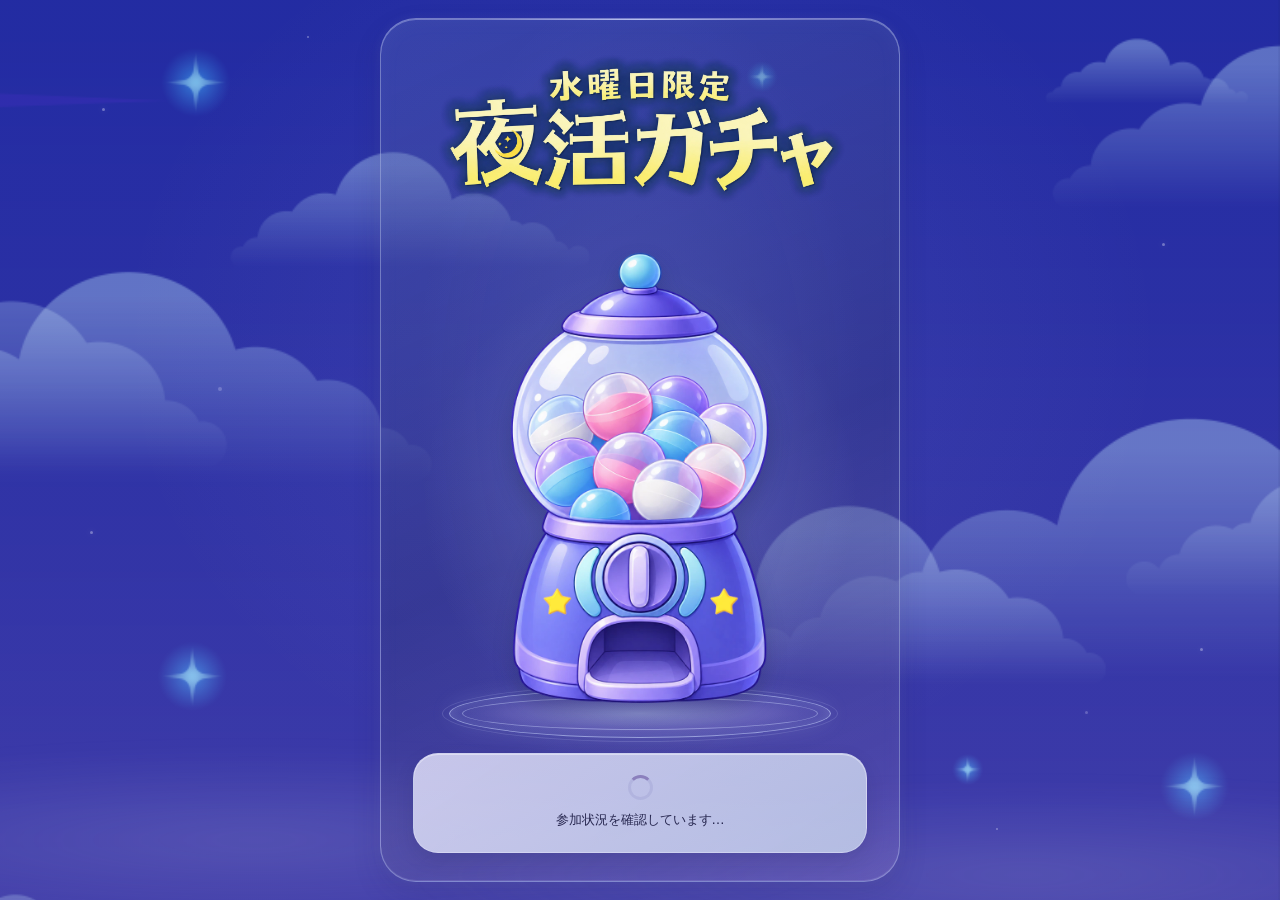
<file: index.html>
<!doctype html>
<html lang="ja">
<head>
  <meta charset="utf-8">
  <meta name="viewport" content="width=device-width, initial-scale=1, viewport-fit=cover">
  <script>
    if (matchMedia('(max-width: 599px)').matches && 'scrollRestoration' in history) history.scrollRestoration = 'manual';
  </script>
  <meta name="theme-color" content="#220d45">
  <meta name="description" content="水曜日限定の夜活ガチャ。抽選条件は通常の夜活ガチャと共通です。">
  <title>水曜日限定 夜活ガチャ</title>
  <link rel="preconnect" href="https://script.google.com">
  <link rel="preconnect" href="https://script.googleusercontent.com" crossorigin>
  <link rel="dns-prefetch" href="//script.google.com">
  <link rel="dns-prefetch" href="//script.googleusercontent.com">
  <!-- Google tag (gtag.js): 夜活ガチャ GitHub Pages 専用 -->
  <script async src="https://www.googletagmanager.com/gtag/js?id=G-YEXY7TE0FT"></script>
  <script>
    window.dataLayer = window.dataLayer || [];
    function gtag(){dataLayer.push(arguments);}
    gtag('js', new Date());
    gtag('config', 'G-YEXY7TE0FT');
  </script>
  <link rel="preload" as="image" fetchpriority="high" data-normal-href="assets/images/yokatsu-gacha-logo.webp" data-halloween-href="assets/images/halloween-logo.webp">
  <link rel="preload" as="image" fetchpriority="high" data-normal-href="assets/images/background.webp" data-halloween-href="assets/images/halloween-background.webp">
  <link rel="preload" as="image" fetchpriority="high" data-normal-href="assets/images/gacha-machine.webp" data-halloween-href="assets/images/halloween-gacha-machine.webp">
  <link rel="stylesheet" href="styles.css?v=20261028-5">
  <script src="theme.js?v=20261028-2"></script>
  <script src="app.js?v=20261102-1" defer></script>
</head>
<body>
  <svg class="filter-definitions" width="0" height="0" aria-hidden="true" focusable="false">
    <filter id="sweet-sticker-border" x="-20%" y="-20%" width="140%" height="140%" color-interpolation-filters="sRGB">
      <feComponentTransfer in="SourceAlpha" result="sticker-shape"><feFuncA type="linear" slope="40" intercept="-20"/></feComponentTransfer>
      <feMorphology in="sticker-shape" operator="dilate" radius="1.8" result="border-shape"/>
      <feFlood flood-color="#d9c0f6" result="border-color"/>
      <feComposite in="border-color" in2="border-shape" operator="in" result="sticker-border"/>
      <feGaussianBlur in="border-shape" stdDeviation="1" result="shadow-blur"/>
      <feOffset in="shadow-blur" dy="1" result="shadow-offset"/>
      <feFlood flood-color="#30244a" flood-opacity=".18" result="shadow-color"/>
      <feComposite in="shadow-color" in2="shadow-offset" operator="in" result="sticker-shadow"/>
      <feMerge><feMergeNode in="sticker-shadow"/><feMergeNode in="sticker-border"/><feMergeNode in="SourceGraphic"/></feMerge>
    </filter>
  </svg>
  <main class="page is-booting" data-app data-state="loading">
    <div class="night-sky" aria-hidden="true"><i></i><i></i><i></i><i></i><i></i><i></i><b></b><b></b></div>
    <div class="page__inner">
      <section class="event" aria-labelledby="event-title">
        <p class="demo-banner" data-demo-only hidden>デモ表示：シート記録・ポイント付与なし</p>
        <h1 class="event__logo" id="event-title">
          <img decoding="async"  data-normal-src="assets/images/yokatsu-gacha-logo.webp" data-halloween-src="assets/images/halloween-logo.webp" alt="水曜日限定 夜活ガチャ" data-normal-alt="水曜日限定 夜活ガチャ" data-halloween-alt="ハロウィン限定 夜活ガチャ" data-normal-width="1672" data-normal-height="941" width="1672" height="941" data-halloween-width="1672" data-halloween-height="941" fetchpriority="high">
        </h1>
        <div class="stage">
          <div class="stage__floor" aria-hidden="true"></div>
          <div class="machine" data-machine>
            <img decoding="async"  data-normal-src="assets/images/gacha-machine.webp" data-halloween-src="assets/images/halloween-gacha-machine.webp" alt="カラフルなカプセルが入ったガチャポン" data-normal-alt="カラフルなカプセルが入ったガチャポン" data-halloween-alt="ハロウィン仕様のカプセルが入ったガチャポン" data-normal-width="800" data-normal-height="1200" width="800" height="1200" data-halloween-width="1600" data-halloween-height="900" fetchpriority="high">
            <div class="capsule-motion" aria-hidden="true"><i></i><i></i><i></i></div>
          </div>
        </div>

        <section class="card" aria-live="polite" aria-atomic="true">
          <div class="confetti" data-confetti aria-hidden="true"></div>
          <div class="view" data-view="loading">
            <span class="spinner" aria-hidden="true"></span>
            <p>参加状況を確認しています…</p>
          </div>

          <div class="view" data-view="ready" hidden>
            <button class="button button--gacha" type="button" data-action="draw">
              <span>ガチャを回す</span>
            </button>
          </div>

          <div class="view" data-view="drawing" hidden>
            <button class="button button--gacha button--busy" type="button" disabled>
              <span class="spinner spinner--small" aria-hidden="true"></span><span>抽選中…</span>
            </button>
            <p class="card__note">そのまま少しお待ちください</p>
          </div>

          <div class="view" data-view="win" hidden>
            <p class="result__eyebrow" data-participated hidden>今週は参加済みです</p>
            <section class="result result--win">
              <img decoding="async" data-theme-only="normal" class="win-decor win-decor--star win-decor--star-upper-left" data-src="assets/images/decor-star.webp" alt="" aria-hidden="true" width="527" height="514">
              <img decoding="async" data-theme-only="normal" class="win-decor win-decor--star win-decor--star-upper-right" data-src="assets/images/decor-star.webp" alt="" aria-hidden="true" width="527" height="514">
              <img decoding="async" data-theme-only="normal" class="win-decor win-decor--star win-decor--star-middle-left" data-src="assets/images/decor-star.webp" alt="" aria-hidden="true" width="527" height="514">
              <img decoding="async" data-theme-only="normal" class="win-decor win-decor--star win-decor--star-middle-right" data-src="assets/images/decor-star.webp" alt="" aria-hidden="true" width="527" height="514">
              <img decoding="async" data-theme-only="normal" class="win-decor win-decor--star win-decor--star-lower-left" data-src="assets/images/decor-star.webp" alt="" aria-hidden="true" width="527" height="514">
              <img decoding="async" data-theme-only="normal" class="win-decor win-decor--star win-decor--star-lower-right" data-src="assets/images/decor-star.webp" alt="" aria-hidden="true" width="527" height="514">

              <h2>当たり！</h2>
              <p class="result__points">100ptプレゼント✨</p>
              <div class="result__character-slot">
                <div data-theme-only="halloween" class="win-sweets" aria-hidden="true">
                  <img decoding="async" class="win-sweet win-sweet--heart" data-src="assets/images/halloween-sweet-heart.webp" alt="" width="1417" height="1110">
                  <img decoding="async" class="win-sweet win-sweet--lollipop" data-src="assets/images/halloween-sweet-lollipop.webp" alt="" width="1230" height="1278">
                  <img decoding="async" class="win-sweet win-sweet--candy-orange" data-src="assets/images/halloween-sweet-candy-orange.webp" alt="" width="1536" height="1024">
                  <img decoding="async" class="win-sweet win-sweet--cookie" data-src="assets/images/halloween-sweet-cookie.webp" alt="" width="1278" height="1230">
                  <img decoding="async" class="win-sweet win-sweet--cupcake" data-src="assets/images/halloween-sweet-cupcake.webp" alt="" width="1254" height="1254">
                  <img decoding="async" class="win-sweet win-sweet--candy-purple" data-src="assets/images/halloween-sweet-candy-purple.webp" alt="" width="1536" height="1024">
                </div>
                <img decoding="async" class="result__character result__character--win"  data-normal-src="assets/images/ria-win.webp" data-halloween-src="assets/images/halloween-ria-win.webp" alt="喜んでいるリアちゃん" data-normal-alt="喜んでいるリアちゃん" data-halloween-alt="ハロウィン衣装のリアちゃん" data-normal-width="1254" data-normal-height="1254" width="1254" height="1254" data-halloween-width="1672" data-halloween-height="941">
              </div>
              <div class="result__reward">
                <p class="result__code-label" data-code-label>キャンペーンコード</p>
                <div class="result__code-row">
                  <p class="result__code" data-code></p>
                  <button class="copy-icon" type="button" data-action="copy" aria-label="キャンペーンコードをコピー" title="キャンペーンコードをコピー">
                    <svg aria-hidden="true" viewBox="0 0 24 24"><path d="M8 8V5.8A2.8 2.8 0 0 1 10.8 3h7.4A2.8 2.8 0 0 1 21 5.8v7.4a2.8 2.8 0 0 1-2.8 2.8H16v2.2a2.8 2.8 0 0 1-2.8 2.8H5.8A2.8 2.8 0 0 1 3 18.2v-7.4A2.8 2.8 0 0 1 5.8 8H8Zm2 0h3.2a2.8 2.8 0 0 1 2.8 2.8V14h2.2c.44 0 .8-.36.8-.8V5.8a.8.8 0 0 0-.8-.8h-7.4a.8.8 0 0 0-.8.8V8Zm3.2 2H5.8a.8.8 0 0 0-.8.8v7.4c0 .44.36.8.8.8h7.4a.8.8 0 0 0 .8-.8v-7.4a.8.8 0 0 0-.8-.8Z"/></svg>
                  </button>
                </div>
                <p class="result__copy-feedback" data-copy-feedback aria-live="polite"></p>
                <a class="button button--claim" data-demo-block-claim href="https://app-clear.com/open?act=campaign_code">ポイントを受け取る</a>
                <p class="result__demo-feedback" data-demo-claim-feedback aria-live="polite"></p>
                <p class="result__help">遷移しない場合は、マイページのキャンペーンコード入力からもお受け取りが可能です</p>
              </div>
            </section>
          </div>

          <div class="view" data-view="lose" hidden>
            <p class="result__eyebrow" data-participated hidden>今週は参加済みです</p>
            <section class="result result--lose">
              <img decoding="async" data-theme-only="normal" class="lose-decor lose-decor--moon" data-src="assets/images/decor-moon.webp" alt="" aria-hidden="true" width="456" height="485">
              <img decoding="async" data-theme-only="normal" class="lose-decor lose-decor--star lose-decor--star-upper-left" data-src="assets/images/decor-star.webp" alt="" aria-hidden="true" width="527" height="514">
              <img decoding="async" data-theme-only="normal" class="lose-decor lose-decor--star lose-decor--star-upper-right" data-src="assets/images/decor-star.webp" alt="" aria-hidden="true" width="527" height="514">
              <img decoding="async" data-theme-only="normal" class="lose-decor lose-decor--star lose-decor--star-middle-left" data-src="assets/images/decor-star.webp" alt="" aria-hidden="true" width="527" height="514">
              <img decoding="async" data-theme-only="normal" class="lose-decor lose-decor--star lose-decor--star-middle-right" data-src="assets/images/decor-star.webp" alt="" aria-hidden="true" width="527" height="514">
              <img decoding="async" data-theme-only="normal" class="lose-decor lose-decor--star lose-decor--star-lower-left" data-src="assets/images/decor-star.webp" alt="" aria-hidden="true" width="527" height="514">
              <img decoding="async" data-theme-only="normal" class="lose-decor lose-decor--star lose-decor--star-lower-center" data-src="assets/images/decor-star.webp" alt="" aria-hidden="true" width="527" height="514">
              <img decoding="async" data-theme-only="normal" class="lose-decor lose-decor--star lose-decor--star-lower-right" data-src="assets/images/decor-star.webp" alt="" aria-hidden="true" width="527" height="514">

              <h2>ざんねん…</h2>
              <div class="result__character-slot">
                <div data-theme-only="normal" class="result__sleep-scene">
                  <img decoding="async" class="result__character result__character--lose" data-src="assets/images/ria-lose-sleep.webp" alt="おやすみモードのリアちゃん" width="1174" height="1148">
                  <img decoding="async" data-theme-only="normal" class="lose-decor--zzz" data-src="assets/images/decor-zzz.webp" alt="" aria-hidden="true" width="598" height="222">
                </div>
                <div data-theme-only="halloween" class="ghost-scene">
                  <svg class="ghost-scene__smoke ghost-scene__smoke--left" viewBox="0 0 150 220" aria-hidden="true">
                    <path class="ghost-scene__smoke-body" d="M124 37c-23-13-54-5-62 18-6 17 9 28 24 23 15-5 18-20 6-25-8-4-16 1-16 8M133 89c-28-15-70-9-86 20-14 25 1 49 25 49 22 0 31-18 19-31-9-10-25-5-25 7M125 158c15 23-4 46-31 45-19-1-31-12-32-27"/>
                    <path class="ghost-scene__smoke-light" d="M112 35c-17-5-34 0-43 13M54 107c-14 17-10 32 0 39M116 171c1 11-10 21-23 22"/>
                    <circle cx="41" cy="44" r="4"/><circle cx="26" cy="139" r="5"/><circle cx="116" cy="209" r="3"/>
                  </svg>
                  <svg class="ghost-scene__smoke ghost-scene__smoke--right" viewBox="0 0 150 220" aria-hidden="true">
                    <path class="ghost-scene__smoke-body" d="M124 37c-23-13-54-5-62 18-6 17 9 28 24 23 15-5 18-20 6-25-8-4-16 1-16 8M133 89c-28-15-70-9-86 20-14 25 1 49 25 49 22 0 31-18 19-31-9-10-25-5-25 7M125 158c15 23-4 46-31 45-19-1-31-12-32-27"/>
                    <path class="ghost-scene__smoke-light" d="M112 35c-17-5-34 0-43 13M54 107c-14 17-10 32 0 39M116 171c1 11-10 21-23 22"/>
                    <circle cx="41" cy="44" r="4"/><circle cx="26" cy="139" r="5"/><circle cx="116" cy="209" r="3"/>
                  </svg>
                  <span class="ghost-scene__coin" aria-hidden="true">P</span>
                  <img decoding="async" class="result__character result__character--lose"  data-normal-src="assets/images/ria-lose-sleep.webp" data-halloween-src="assets/images/halloween-ria-lose.webp" alt="おやすみモードのリアちゃん" data-normal-alt="おやすみモードのリアちゃん" data-halloween-alt="おばけ姿のリアちゃん" data-normal-width="1174" data-normal-height="1148" width="1174" height="1148" data-halloween-width="1003" data-halloween-height="1568">
                  <svg class="ghost-scene__star ghost-scene__star--left" viewBox="0 0 24 24" aria-hidden="true"><path d="M12 1.8 14.8 9.2 22.2 12 14.8 14.8 12 22.2 9.2 14.8 1.8 12 9.2 9.2Z"/></svg>
                  <svg class="ghost-scene__star ghost-scene__star--lower" viewBox="0 0 24 24" aria-hidden="true"><path d="M12 1.8 14.8 9.2 22.2 12 14.8 14.8 12 22.2 9.2 14.8 1.8 12 9.2 9.2Z"/></svg>
                </div>
              </div>
              <p class="result__sleep-message">今日はおやすみモードかも…🌿</p>
              <p class="result__message">また来週も参加してみてね</p>
              <p class="result__lose-message">リアちゃんがいたずらして、<br>ポイントを隠しちゃった…💧</p>
              <p class="result__retry-message"><span>来週もまた挑戦してみてね🎃</span></p>
            </section>
          </div>

          <div class="view" data-view="closed" hidden>
            <section class="result">
              <h2>現在は開催時間外です</h2>
              <p>開催日時になったら、もう一度アクセスしてください</p>
            </section>
          </div>

          <div class="view" data-view="unavailable" hidden>
            <section class="result result--info">
              <h2>ただいまご利用いただけません</h2>
              <p>時間をおいて再度お試しください</p>
              <button class="button button--secondary" type="button" data-action="retry">再度確認する</button>
            </section>
          </div>

          <div class="view" data-view="error" hidden>
            <section class="result result--info">
              <h2>通信を確認してください</h2>
              <p>結果を確認できませんでした。通信状態をご確認ください。</p>
              <button class="button button--secondary" type="button" data-action="retry">参加状況を再確認する</button>
            </section>
          </div>
        </section>
      </section>
      <iframe class="gas-bridge" title="抽選サービスとの安全な通信" aria-hidden="true" tabindex="-1"></iframe>
    </div>
  </main>
</body>
</html>
</file>
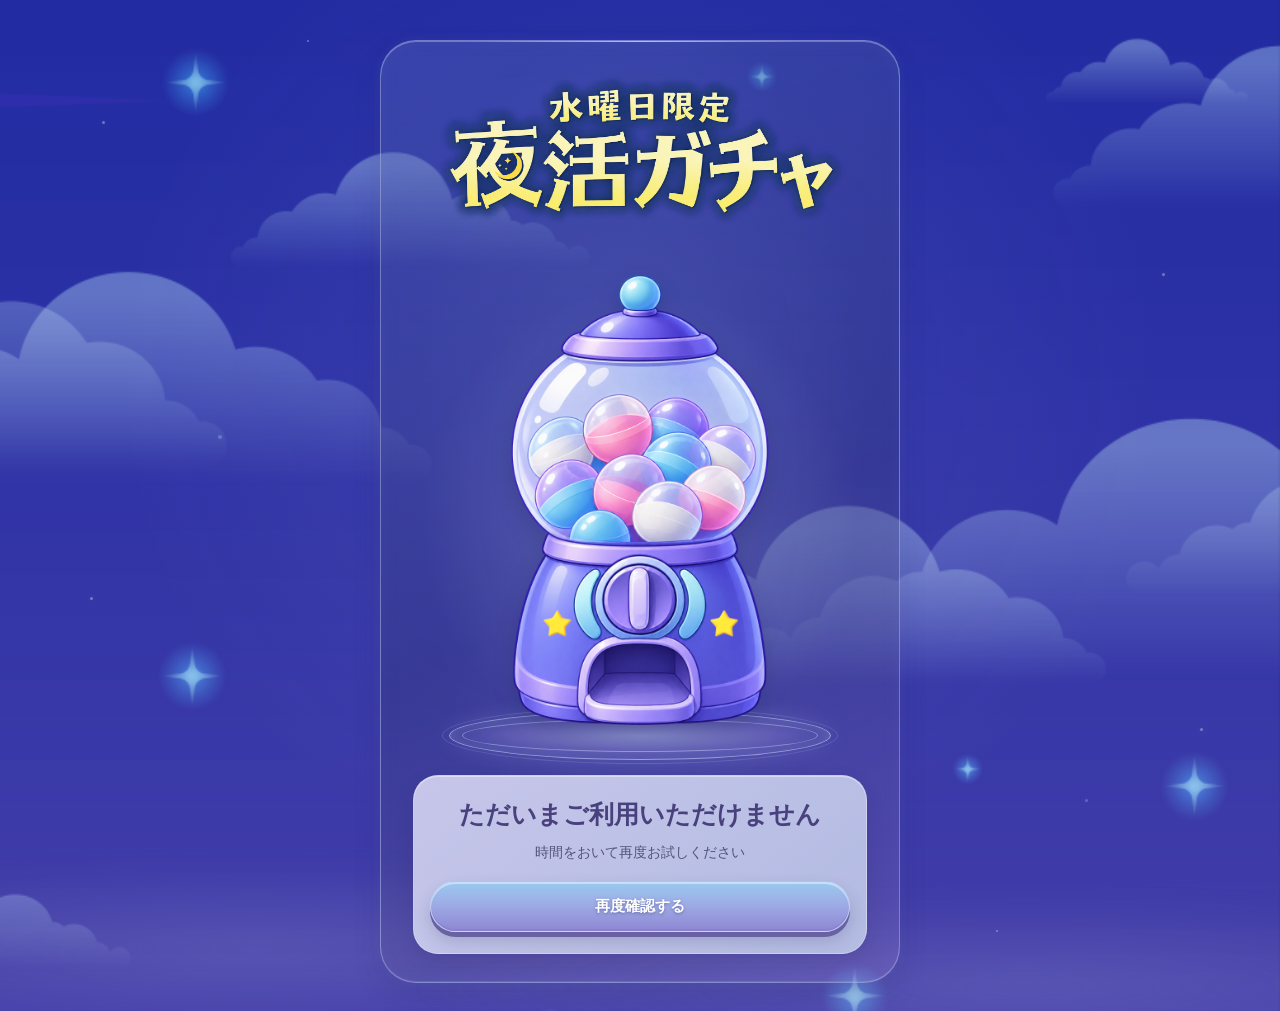
<file: yokatsu-gacha-gas/index.html>
<!doctype html>
<html lang="ja">
<head>
  <meta charset="utf-8">
  <meta name="viewport" content="width=device-width, initial-scale=1, viewport-fit=cover">
  <meta name="theme-color" content="#242754">
  <meta name="description" content="水曜日限定、週に一度の夜活ガチャ。100ptが当たるかも？">
  <title>水曜日限定 夜活ガチャ</title>
  <link rel="preload" as="image" href="assets/images/yokatsu-gacha-logo.png">
  <link rel="preload" as="image" href="assets/images/background.png">
  <link rel="stylesheet" href="styles.css">
  <script src="app.js" defer></script>
</head>
<body>
  <main class="page" data-app>
    <div class="night-sky" aria-hidden="true"><i></i><i></i><i></i><i></i><i></i><i></i><b></b><b></b></div>
    <div class="page__inner">
      <section class="event" aria-labelledby="event-title">
        <h1 class="event__logo" id="event-title">
          <img src="assets/images/yokatsu-gacha-logo.png" alt="水曜日限定 夜活ガチャ" width="1672" height="941">
        </h1>
        <div class="stage">
          <div class="stage__floor" aria-hidden="true"></div>
          <div class="machine" data-machine>
            <img src="assets/images/gacha-machine.png" alt="カラフルなカプセルが入ったガチャポン">
            <div class="capsule-motion" aria-hidden="true"><i></i><i></i><i></i></div>
          </div>
        </div>

        <section class="card" aria-live="polite" aria-atomic="true">
          <div class="confetti" data-confetti aria-hidden="true"></div>
          <div class="view" data-view="loading">
            <span class="spinner" aria-hidden="true"></span>
            <p>今週の参加状況を確認しています…</p>
          </div>

          <div class="view" data-view="ready" hidden>
            <button class="button button--gacha" type="button" data-action="draw">
              <span>ガチャを回す</span>
            </button>
          </div>

          <div class="view" data-view="drawing" hidden>
            <p class="card__hint">ガチャガチャ…</p>
            <button class="button button--gacha button--busy" type="button" disabled>
              <span class="spinner spinner--small" aria-hidden="true"></span><span>抽選中…</span>
            </button>
            <p class="card__note">そのまま少しお待ちください</p>
          </div>

          <div class="view" data-view="win" hidden>
            <p class="result__eyebrow" data-participated hidden>今週は参加済みです</p>
            <section class="result result--win">
              <h2>あたり！</h2>
              <p class="result__points">100ptプレゼント！</p>
              <div class="result__character-slot"><img class="result__character result__character--win" src="assets/images/ria-win.png" alt="喜んでいるリアちゃん"></div>
              <div class="result__reward">
                <p class="result__code-label">キャンペーンコード</p>
                <p class="result__code" data-code></p>
                <button class="button button--copy" type="button" data-action="copy">コードをコピー</button>
                <p class="result__help">マイページのキャンペーンコード入力からお受け取りください</p>
              </div>
            </section>
          </div>

          <div class="view" data-view="lose" hidden>
            <p class="result__eyebrow" data-participated hidden>今週は参加済みです</p>
            <section class="result result--lose">
              <h2>ざんねん…</h2>
              <div class="result__character-slot"><img class="result__character result__character--lose" src="assets/images/ria-lose.png" alt="残念そうなリアちゃん"></div>
              <p class="result__message">また来週試してね</p>
            </section>
          </div>

          <div class="view" data-view="closed" hidden>
            <section class="result">
              <h2>今週のガチャは終了しました</h2>
              <p>次回は水曜日に開催！</p>
            </section>
          </div>

          <div class="view" data-view="unavailable" hidden>
            <section class="result result--info">
              <h2>ただいまご利用いただけません</h2>
              <p>時間をおいて再度お試しください</p>
              <button class="button button--secondary" type="button" data-action="retry">再度確認する</button>
            </section>
          </div>

          <div class="view" data-view="error" hidden>
            <section class="result result--info">
              <h2>通信を確認してください</h2>
              <p>結果を確認できませんでした。通信状態をご確認ください。</p>
              <button class="button button--secondary" type="button" data-action="retry">参加状況を再確認する</button>
            </section>
          </div>
        </section>
      </section>
      <iframe class="gas-bridge" title="抽選サービスとの安全な通信" aria-hidden="true" tabindex="-1"></iframe>
    </div>
  </main>
</body>
</html>
</file>
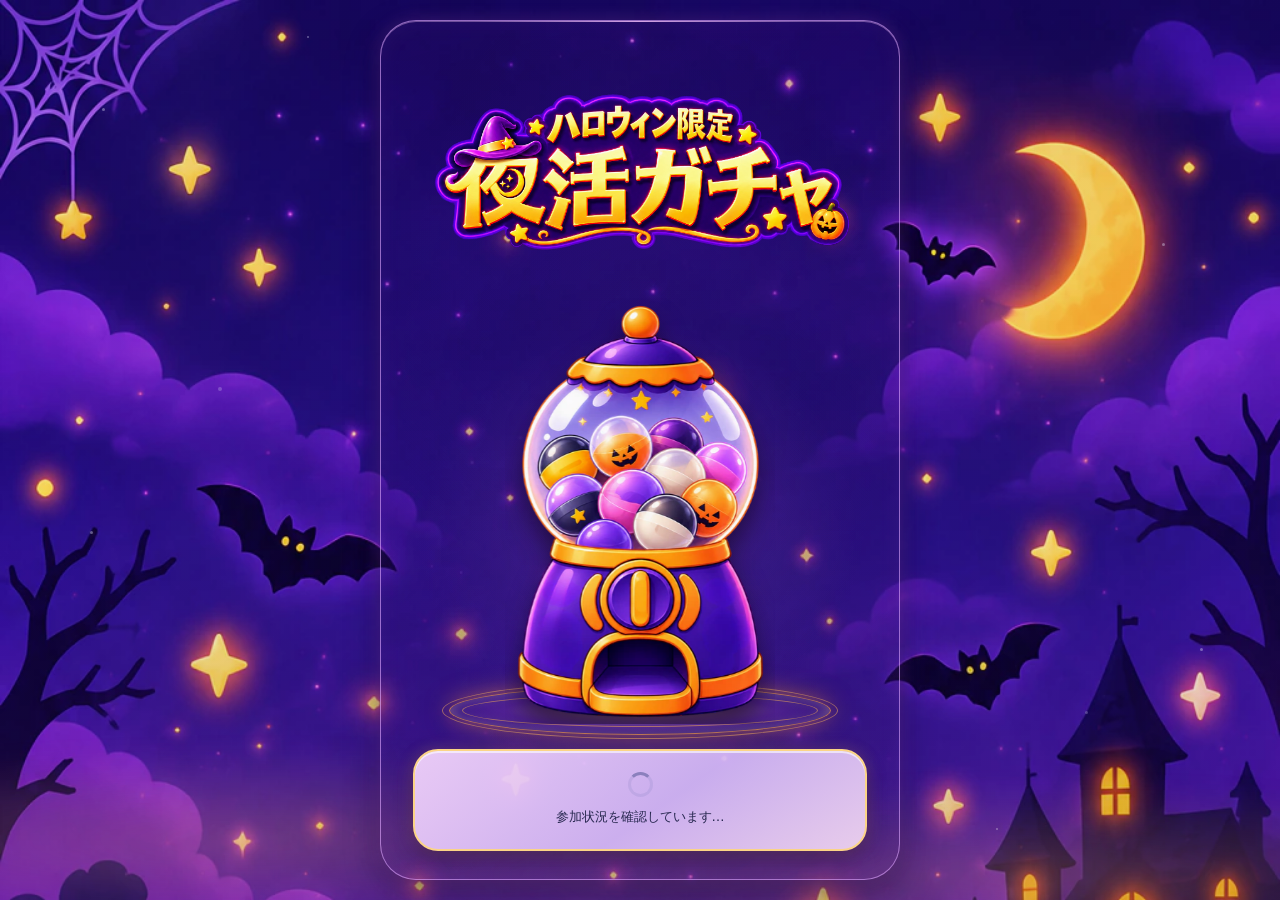
<file: halloween-20000.html>
<!doctype html>
<html lang="ja" data-event="halloween-20000">
<head>
  <meta charset="utf-8">
  <meta name="viewport" content="width=device-width, initial-scale=1, viewport-fit=cover">
  <script>
    if (matchMedia('(max-width: 599px)').matches && 'scrollRestoration' in history) history.scrollRestoration = 'manual';
  </script>
  <meta name="theme-color" content="#220d45">
  <meta name="description" content="月夜のハロウィンガチャ。抽選条件は専用のGoogleシート設定で管理します。">
  <title>月夜のハロウィンガチャ｜20,000pt</title>
  <link rel="preconnect" href="https://script.google.com">
  <link rel="preconnect" href="https://script.googleusercontent.com" crossorigin>
  <link rel="dns-prefetch" href="//script.google.com">
  <link rel="dns-prefetch" href="//script.googleusercontent.com">
  <!-- Google tag (gtag.js): 夜活ガチャ GitHub Pages 専用 -->
  <script async src="https://www.googletagmanager.com/gtag/js?id=G-YEXY7TE0FT"></script>
  <script>
    window.dataLayer = window.dataLayer || [];
    function gtag(){dataLayer.push(arguments);}
    gtag('js', new Date());
    gtag('config', 'G-YEXY7TE0FT');
  </script>
  <link rel="preload" as="image" fetchpriority="high" data-normal-href="assets/images/yokatsu-gacha-logo.webp" data-halloween-href="assets/images/halloween-logo.webp">
  <link rel="preload" as="image" fetchpriority="high" data-normal-href="assets/images/background.webp" data-halloween-href="assets/images/halloween-background.webp">
  <link rel="preload" as="image" fetchpriority="high" data-normal-href="assets/images/gacha-machine.webp" data-halloween-href="assets/images/halloween-gacha-machine.webp">
  <link rel="stylesheet" href="styles.css?v=20261102-1">
  <script src="theme.js?v=20261102-1"></script>
  <script src="app.js?v=20261102-1" defer></script>
</head>
<body>
  <svg class="filter-definitions" width="0" height="0" aria-hidden="true" focusable="false">
    <filter id="sweet-sticker-border" x="-20%" y="-20%" width="140%" height="140%" color-interpolation-filters="sRGB">
      <feComponentTransfer in="SourceAlpha" result="sticker-shape"><feFuncA type="linear" slope="40" intercept="-20"/></feComponentTransfer>
      <feMorphology in="sticker-shape" operator="dilate" radius="1.8" result="border-shape"/>
      <feFlood flood-color="#d9c0f6" result="border-color"/>
      <feComposite in="border-color" in2="border-shape" operator="in" result="sticker-border"/>
      <feGaussianBlur in="border-shape" stdDeviation="1" result="shadow-blur"/>
      <feOffset in="shadow-blur" dy="1" result="shadow-offset"/>
      <feFlood flood-color="#30244a" flood-opacity=".18" result="shadow-color"/>
      <feComposite in="shadow-color" in2="shadow-offset" operator="in" result="sticker-shadow"/>
      <feMerge><feMergeNode in="sticker-shadow"/><feMergeNode in="sticker-border"/><feMergeNode in="SourceGraphic"/></feMerge>
    </filter>
  </svg>
  <main class="page is-booting" data-app data-state="loading">
    <div class="night-sky" aria-hidden="true"><i></i><i></i><i></i><i></i><i></i><i></i><b></b><b></b></div>
    <div class="page__inner">
      <section class="event" aria-labelledby="event-title">
        <p class="demo-banner" data-demo-only hidden>デモ表示：シート記録・ポイント付与なし</p>
        <h1 class="event__logo" id="event-title">
          <img decoding="async"  data-normal-src="assets/images/yokatsu-gacha-logo.webp" data-halloween-src="assets/images/halloween-logo.webp" alt="月夜のハロウィンガチャ" data-normal-alt="水曜日限定 夜活ガチャ" data-halloween-alt="月夜のハロウィンガチャ" data-normal-width="1672" data-normal-height="941" width="1672" height="941" data-halloween-width="1672" data-halloween-height="941" fetchpriority="high">
        </h1>
        <div class="stage">
          <div class="stage__floor" aria-hidden="true"></div>
          <div class="machine" data-machine>
            <img decoding="async"  data-normal-src="assets/images/gacha-machine.webp" data-halloween-src="assets/images/halloween-gacha-machine.webp" alt="カラフルなカプセルが入ったガチャポン" data-normal-alt="カラフルなカプセルが入ったガチャポン" data-halloween-alt="ハロウィン仕様のカプセルが入ったガチャポン" data-normal-width="800" data-normal-height="1200" width="800" height="1200" data-halloween-width="1600" data-halloween-height="900" fetchpriority="high">
            <div class="capsule-motion" aria-hidden="true"><i></i><i></i><i></i></div>
          </div>
        </div>

        <section class="card" aria-live="polite" aria-atomic="true">
          <div class="confetti" data-confetti aria-hidden="true"></div>
          <div class="view" data-view="loading">
            <span class="spinner" aria-hidden="true"></span>
            <p>参加状況を確認しています…</p>
          </div>

          <div class="view" data-view="ready" hidden>
            <button class="button button--gacha" type="button" data-action="draw">
              <span>ガチャを回す</span>
            </button>
          </div>

          <div class="view" data-view="drawing" hidden>
            <button class="button button--gacha button--busy" type="button" disabled>
              <span class="spinner spinner--small" aria-hidden="true"></span><span>抽選中…</span>
            </button>
            <p class="card__note">そのまま少しお待ちください</p>
          </div>

          <div class="view" data-view="win" hidden>
            <p class="result__eyebrow" data-participated hidden>このイベントは参加済みです</p>
            <section class="result result--win">
              <img decoding="async" data-theme-only="normal" class="win-decor win-decor--star win-decor--star-upper-left" data-src="assets/images/decor-star.webp" alt="" aria-hidden="true" width="527" height="514">
              <img decoding="async" data-theme-only="normal" class="win-decor win-decor--star win-decor--star-upper-right" data-src="assets/images/decor-star.webp" alt="" aria-hidden="true" width="527" height="514">
              <img decoding="async" data-theme-only="normal" class="win-decor win-decor--star win-decor--star-middle-left" data-src="assets/images/decor-star.webp" alt="" aria-hidden="true" width="527" height="514">
              <img decoding="async" data-theme-only="normal" class="win-decor win-decor--star win-decor--star-middle-right" data-src="assets/images/decor-star.webp" alt="" aria-hidden="true" width="527" height="514">
              <img decoding="async" data-theme-only="normal" class="win-decor win-decor--star win-decor--star-lower-left" data-src="assets/images/decor-star.webp" alt="" aria-hidden="true" width="527" height="514">
              <img decoding="async" data-theme-only="normal" class="win-decor win-decor--star win-decor--star-lower-right" data-src="assets/images/decor-star.webp" alt="" aria-hidden="true" width="527" height="514">

              <h2>大当たり！</h2>
              <p class="result__points">20,000ptプレゼント✨</p>
              <div class="result__character-slot">
                <div data-theme-only="halloween" class="win-sweets" aria-hidden="true">
                  <img decoding="async" class="win-sweet win-sweet--heart" data-src="assets/images/halloween-sweet-heart.webp" alt="" width="1417" height="1110">
                  <img decoding="async" class="win-sweet win-sweet--lollipop" data-src="assets/images/halloween-sweet-lollipop.webp" alt="" width="1230" height="1278">
                  <img decoding="async" class="win-sweet win-sweet--candy-orange" data-src="assets/images/halloween-sweet-candy-orange.webp" alt="" width="1536" height="1024">
                  <img decoding="async" class="win-sweet win-sweet--cookie" data-src="assets/images/halloween-sweet-cookie.webp" alt="" width="1278" height="1230">
                  <img decoding="async" class="win-sweet win-sweet--cupcake" data-src="assets/images/halloween-sweet-cupcake.webp" alt="" width="1254" height="1254">
                  <img decoding="async" class="win-sweet win-sweet--candy-purple" data-src="assets/images/halloween-sweet-candy-purple.webp" alt="" width="1536" height="1024">
                </div>
                <img decoding="async" class="result__character result__character--win"  data-normal-src="assets/images/ria-win.webp" data-halloween-src="assets/images/halloween-ria-win.webp" alt="喜んでいるリアちゃん" data-normal-alt="喜んでいるリアちゃん" data-halloween-alt="ハロウィン衣装のリアちゃん" data-normal-width="1254" data-normal-height="1254" width="1254" height="1254" data-halloween-width="1672" data-halloween-height="941">
              </div>
              <div class="result__reward">
                <p class="result__code-label" data-code-label>キャンペーンコード</p>
                <div class="result__code-row">
                  <p class="result__code" data-code></p>
                  <button class="copy-icon" type="button" data-action="copy" aria-label="キャンペーンコードをコピー" title="キャンペーンコードをコピー">
                    <svg aria-hidden="true" viewBox="0 0 24 24"><path d="M8 8V5.8A2.8 2.8 0 0 1 10.8 3h7.4A2.8 2.8 0 0 1 21 5.8v7.4a2.8 2.8 0 0 1-2.8 2.8H16v2.2a2.8 2.8 0 0 1-2.8 2.8H5.8A2.8 2.8 0 0 1 3 18.2v-7.4A2.8 2.8 0 0 1 5.8 8H8Zm2 0h3.2a2.8 2.8 0 0 1 2.8 2.8V14h2.2c.44 0 .8-.36.8-.8V5.8a.8.8 0 0 0-.8-.8h-7.4a.8.8 0 0 0-.8.8V8Zm3.2 2H5.8a.8.8 0 0 0-.8.8v7.4c0 .44.36.8.8.8h7.4a.8.8 0 0 0 .8-.8v-7.4a.8.8 0 0 0-.8-.8Z"/></svg>
                  </button>
                </div>
                <p class="result__copy-feedback" data-copy-feedback aria-live="polite"></p>
                <a class="button button--claim" data-demo-block-claim href="https://app-clear.com/open?act=page_contact">ポイントを受け取る</a>
                <p class="result__demo-feedback" data-demo-claim-feedback aria-live="polite"></p>
                <p class="result__help">お問い合わせ窓口でキャンペーンコードをお伝えください。<br>コード確認後ポイントを加算いたします。</p>
              </div>
            </section>
          </div>

          <div class="view" data-view="lose" hidden>
            <p class="result__eyebrow" data-participated hidden>このイベントは参加済みです</p>
            <section class="result result--lose">
              <img decoding="async" data-theme-only="normal" class="lose-decor lose-decor--moon" data-src="assets/images/decor-moon.webp" alt="" aria-hidden="true" width="456" height="485">
              <img decoding="async" data-theme-only="normal" class="lose-decor lose-decor--star lose-decor--star-upper-left" data-src="assets/images/decor-star.webp" alt="" aria-hidden="true" width="527" height="514">
              <img decoding="async" data-theme-only="normal" class="lose-decor lose-decor--star lose-decor--star-upper-right" data-src="assets/images/decor-star.webp" alt="" aria-hidden="true" width="527" height="514">
              <img decoding="async" data-theme-only="normal" class="lose-decor lose-decor--star lose-decor--star-middle-left" data-src="assets/images/decor-star.webp" alt="" aria-hidden="true" width="527" height="514">
              <img decoding="async" data-theme-only="normal" class="lose-decor lose-decor--star lose-decor--star-middle-right" data-src="assets/images/decor-star.webp" alt="" aria-hidden="true" width="527" height="514">
              <img decoding="async" data-theme-only="normal" class="lose-decor lose-decor--star lose-decor--star-lower-left" data-src="assets/images/decor-star.webp" alt="" aria-hidden="true" width="527" height="514">
              <img decoding="async" data-theme-only="normal" class="lose-decor lose-decor--star lose-decor--star-lower-center" data-src="assets/images/decor-star.webp" alt="" aria-hidden="true" width="527" height="514">
              <img decoding="async" data-theme-only="normal" class="lose-decor lose-decor--star lose-decor--star-lower-right" data-src="assets/images/decor-star.webp" alt="" aria-hidden="true" width="527" height="514">

              <h2>ざんねん…</h2>
              <div class="result__character-slot">
                <div data-theme-only="normal" class="result__sleep-scene">
                  <img decoding="async" class="result__character result__character--lose" data-src="assets/images/ria-lose-sleep.webp" alt="おやすみモードのリアちゃん" width="1174" height="1148">
                  <img decoding="async" data-theme-only="normal" class="lose-decor--zzz" data-src="assets/images/decor-zzz.webp" alt="" aria-hidden="true" width="598" height="222">
                </div>
                <div data-theme-only="halloween" class="ghost-scene">
                  <svg class="ghost-scene__smoke ghost-scene__smoke--left" viewBox="0 0 150 220" aria-hidden="true">
                    <path class="ghost-scene__smoke-body" d="M124 37c-23-13-54-5-62 18-6 17 9 28 24 23 15-5 18-20 6-25-8-4-16 1-16 8M133 89c-28-15-70-9-86 20-14 25 1 49 25 49 22 0 31-18 19-31-9-10-25-5-25 7M125 158c15 23-4 46-31 45-19-1-31-12-32-27"/>
                    <path class="ghost-scene__smoke-light" d="M112 35c-17-5-34 0-43 13M54 107c-14 17-10 32 0 39M116 171c1 11-10 21-23 22"/>
                    <circle cx="41" cy="44" r="4"/><circle cx="26" cy="139" r="5"/><circle cx="116" cy="209" r="3"/>
                  </svg>
                  <svg class="ghost-scene__smoke ghost-scene__smoke--right" viewBox="0 0 150 220" aria-hidden="true">
                    <path class="ghost-scene__smoke-body" d="M124 37c-23-13-54-5-62 18-6 17 9 28 24 23 15-5 18-20 6-25-8-4-16 1-16 8M133 89c-28-15-70-9-86 20-14 25 1 49 25 49 22 0 31-18 19-31-9-10-25-5-25 7M125 158c15 23-4 46-31 45-19-1-31-12-32-27"/>
                    <path class="ghost-scene__smoke-light" d="M112 35c-17-5-34 0-43 13M54 107c-14 17-10 32 0 39M116 171c1 11-10 21-23 22"/>
                    <circle cx="41" cy="44" r="4"/><circle cx="26" cy="139" r="5"/><circle cx="116" cy="209" r="3"/>
                  </svg>
                  <span class="ghost-scene__coin" aria-hidden="true">P</span>
                  <img decoding="async" class="result__character result__character--lose"  data-normal-src="assets/images/ria-lose-sleep.webp" data-halloween-src="assets/images/halloween-ria-lose.webp" alt="おやすみモードのリアちゃん" data-normal-alt="おやすみモードのリアちゃん" data-halloween-alt="おばけ姿のリアちゃん" data-normal-width="1174" data-normal-height="1148" width="1174" height="1148" data-halloween-width="1003" data-halloween-height="1568">
                  <svg class="ghost-scene__star ghost-scene__star--left" viewBox="0 0 24 24" aria-hidden="true"><path d="M12 1.8 14.8 9.2 22.2 12 14.8 14.8 12 22.2 9.2 14.8 1.8 12 9.2 9.2Z"/></svg>
                  <svg class="ghost-scene__star ghost-scene__star--lower" viewBox="0 0 24 24" aria-hidden="true"><path d="M12 1.8 14.8 9.2 22.2 12 14.8 14.8 12 22.2 9.2 14.8 1.8 12 9.2 9.2Z"/></svg>
                </div>
              </div>
              <p class="result__sleep-message">今日はおやすみモードかも…🌿</p>
              <p class="result__message">また来週も参加してみてね</p>
              <p class="result__lose-message">リアちゃんがいたずらして、<br>ポイントを隠しちゃった…💧</p>
              <p class="result__retry-message"><span>また次のイベントで挑戦してみてね🎃</span></p>
            </section>
          </div>

          <div class="view" data-view="closed" hidden>
            <section class="result">
              <h2>現在は開催時間外です</h2>
              <p>開催日時になったら、もう一度アクセスしてください</p>
            </section>
          </div>

          <div class="view" data-view="unavailable" hidden>
            <section class="result result--info">
              <h2>ただいまご利用いただけません</h2>
              <p>時間をおいて再度お試しください</p>
              <button class="button button--secondary" type="button" data-action="retry">再度確認する</button>
            </section>
          </div>

          <div class="view" data-view="error" hidden>
            <section class="result result--info">
              <h2>通信を確認してください</h2>
              <p>結果を確認できませんでした。通信状態をご確認ください。</p>
              <button class="button button--secondary" type="button" data-action="retry">参加状況を再確認する</button>
            </section>
          </div>
        </section>
      </section>
      <iframe class="gas-bridge" title="抽選サービスとの安全な通信" aria-hidden="true" tabindex="-1"></iframe>
    </div>
  </main>
</body>
</html>
</file>
<file: styles.css>
:root {
  color-scheme: dark;
  --ink: #292951;
  --cream: #fff0b5;
  --body-font: system-ui, -apple-system, "Noto Sans JP", "Hiragino Kaku Gothic ProN", Meiryo, sans-serif;
}
* { box-sizing: border-box; }
html { min-width: 320px; min-height: 100%; background: #242754; }
body { margin: 0; min-width: 320px; color: #f1efff; font-family: var(--body-font); }
button { -webkit-tap-highlight-color: transparent; }
.page {
  position: relative; isolation: isolate; min-height: 100vh; min-height: 100svh;
  padding: calc(24px + env(safe-area-inset-top)) 16px calc(28px + env(safe-area-inset-bottom));
  overflow: hidden;
  background: radial-gradient(ellipse at 50% 38%, #dee2ff14, transparent 58%), linear-gradient(180deg, #2026520f, #35336806), url("assets/images/background.webp") center top / cover no-repeat;
}
.page::before, .page::after {
  content: ""; position: absolute; z-index: -1; pointer-events: none; width: 100%; height: 190px; bottom: -70px; border-radius: 50%;
  background: radial-gradient(ellipse, #c5c3e02b, transparent 68%); filter: blur(12px);
}
.page::before { left: -30%; bottom: -35px; }
.page::after { right: -30%; }
.page__inner { position: relative; width: min(100%, 520px); margin: 0 auto; }
.night-sky { position: absolute; inset: 0; z-index: -1; pointer-events: none; }
.night-sky i { position: absolute; width: 3px; height: 3px; border-radius: 50%; background: #dedff7; opacity: .4; box-shadow: 0 0 6px #e6e8ff66; }
.night-sky i:nth-child(1) { left: 8%; top: 12%; animation: star-breathe 7s ease-in-out infinite; }
.night-sky i:nth-child(2) { right: 9%; top: 27%; }
.night-sky i:nth-child(3) { left: 7%; top: 59%; animation: star-breathe 9s 3s ease-in-out infinite; }
.night-sky i:nth-child(4) { right: 6%; top: 72%; animation: star-breathe 8s 1s ease-in-out infinite; }
.night-sky i:nth-child(5) { left: 24%; top: 4%; width: 2px; height: 2px; }
.night-sky i:nth-child(6) { right: 22%; top: 92%; width: 2px; height: 2px; }
.night-sky b { position: absolute; width: 4px; height: 4px; border-radius: 50%; background: #e6e3ff; opacity: .25; box-shadow: 0 0 7px #dde8ff66; animation: light-drift 12s ease-in-out infinite; }
.night-sky b:nth-of-type(1) { left: 17%; top: 43%; }
.night-sky b:nth-of-type(2) { right: 15%; top: 79%; width: 3px; height: 3px; animation-duration: 15s; animation-delay: -5s; }
@keyframes light-drift { 0%,100% { transform: translateY(0); opacity: .2; } 50% { transform: translateY(-12px); opacity: .45; } }
@keyframes star-breathe { 0%,100% { opacity: .25; } 50% { opacity: .65; } }
.event {
  position: relative; padding: 22px 20px 23px; border: 1px solid #bbc9f275; border-radius: 36px;
  background: radial-gradient(ellipse at 50% 44%, #bfcbff14, transparent 62%), linear-gradient(155deg, #687bc047, #34387861 55%, #9c82c83d);
  box-shadow: inset 0 1px 0 #e3e7ff55, inset 0 -1px 0 #b6aee633, inset 0 0 24px #afc9ff0a, 0 12px 28px #27276126, 0 0 12px #bdcaff12;
  text-align: center;
}
.event::before { content: ""; position: absolute; top: 0; left: 18%; right: 18%; height: 1px; background: linear-gradient(90deg, transparent, #d4dcffb3, transparent); }
.event__logo { width: 105%; max-width: 465px; aspect-ratio: 2.65; margin: 0 -2.5% 12px; overflow: hidden; }
.event__logo img { display: block; width: 100%; height: 100%; object-fit: cover; object-position: center 53%; }
.stage { position: relative; isolation: isolate; padding-bottom: 13px; margin-bottom: 13px; }
.stage::before { content: ""; position: absolute; z-index: -1; inset: 5% 0 0; background: radial-gradient(ellipse, #d2ddff2b, transparent 68%); }
.stage__floor { position: absolute; z-index: -1; bottom: 2px; left: 8%; width: 84%; height: 49px; border-radius: 50%; border: 1px solid #cdd9ff99; background: radial-gradient(ellipse, #d8e6ff73, #bcb2f03d 48%, #a9c5ef08 72%); box-shadow: 0 0 22px #d0dbff26, inset 0 0 12px #d1dcff33; }
.stage__floor::before { content: ""; position: absolute; inset: -5px -8px; border-radius: 50%; border: 1px solid #d0dbff29; }
.stage__floor::after { content: ""; position: absolute; inset: 7px 12px; border-radius: 50%; border: 1px solid #d1ddff70; }
.machine { position: relative; width: min(90%, 330px); margin: 0 auto; }
.machine img { display: block; width: 100%; height: auto; filter: drop-shadow(0 10px 10px #151c493d); animation: machine-float 4.6s ease-in-out infinite; }
.machine.is-shaking img { animation: machine-shake .24s ease-in-out infinite alternate; transform-origin: 50% 80%; }
@keyframes machine-float { 0%,100% { transform: translateY(0); } 50% { transform: translateY(-3px); } }
@keyframes machine-shake { from { transform: rotate(-.8deg) translateX(-1px); } to { transform: rotate(.8deg) translateX(1px); } }
.capsule-motion { display: none; position: absolute; left: 22%; right: 22%; top: 25%; height: 20%; pointer-events: none; }
.is-shaking .capsule-motion { display: block; }
.capsule-motion i { position: absolute; width: 16px; height: 16px; border-radius: 50%; border: 1px solid #fff6; background: linear-gradient(180deg, #d0c0eeaa 50%, #e7edfb99 50%); opacity: .5; animation: capsule-tumble .6s ease-in-out infinite alternate; }
.capsule-motion i:nth-child(1) { left: 10%; top: 12%; }
.capsule-motion i:nth-child(2) { left: 45%; top: 30%; background: linear-gradient(180deg, #eac5dcaa 50%, #e7edfb99 50%); animation-delay: -.2s; }
.capsule-motion i:nth-child(3) { right: 5%; top: 5%; animation-delay: -.4s; }
@keyframes capsule-tumble { to { transform: translate(5px, 9px) rotate(60deg); } }
.card { position: relative; width: 100%; margin: 0 auto; color: var(--ink); }
.view { position: relative; z-index: 1; }
.view[hidden] { display: none; }
.view p { line-height: 1.65; }
.view[data-view="ready"], .view[data-view="drawing"] { color: #e4e1f4; }
.card__note { margin: 14px 0 0; font-size: 11px; color: #ddd9ef; }
.card__hint { margin: 0 0 10px; font-size: 13px; }
.button {
  position: relative; display: flex; width: 100%; min-height: 60px; align-items: center; justify-content: center; gap: 9px;
  padding: 14px 17px; border: 1px solid #d9e4ff99; border-radius: 30px;
  background: linear-gradient(180deg, #9ac9ef, #9eace6 45%, #8e86d3);
  box-shadow: inset 0 2px 0 #f3f5ff80, inset 0 -2px 0 #7069ba33, 0 5px 0 #6862a3, 0 9px 17px #26255c33;
  color: #fff; text-shadow: 0 1px 3px #373e7a80; font: 800 19px/1.4 var(--body-font); cursor: pointer;
  touch-action: manipulation; transition: transform .12s ease, filter .12s ease, box-shadow .12s ease;
}
@media (hover: hover) { .button:hover:not(:disabled) { filter: brightness(1.04); transform: translateY(1px); box-shadow: inset 0 2px 0 #f3f5ff80, 0 4px 0 #6862a3, 0 6px 12px #26255c33; } }
.button:active:not(:disabled) { transform: translateY(3px) scale(.985); box-shadow: inset 0 1px 0 #fff4, 0 2px 0 #6862a3, 0 3px 8px #1d214b22; }
.button:focus-visible { outline: 3px solid var(--cream); outline-offset: 4px; }
.button:disabled { cursor: wait; opacity: .8; }
.button--gacha {
  min-height: 64px; border-radius: 999px; border-color: #b9ddff;
  background: radial-gradient(ellipse at 50% 0%, #d2edff80, transparent 64%), linear-gradient(180deg, #8ebdf1 0%, #a199e8 38%, #8a77db 72%, #7862c6 100%);
  box-shadow: inset 0 2px 1px #ecf6ff99, inset 0 -3px 4px #6850ac55, 0 6px 0 #584296, 0 9px 14px #29205740;
  font-size: 20px; font-weight: 900; text-shadow: 0 1px 2px #473c8380;
}
.button--gacha span { position: relative; z-index: 1; }
.button--gacha::before { content: ""; position: absolute; left: 5%; right: 5%; top: 3px; height: 40%; border-radius: 50% 50% 42% 42% / 70% 70% 35% 35%; background: linear-gradient(180deg, #eefaff5e, #d8ecff08); pointer-events: none; }
.button--gacha[data-action="draw"]:not(:disabled)::after { content: ""; position: absolute; inset: 1px; border-radius: inherit; background: radial-gradient(ellipse at 50% 15%, #deeeff55, transparent 72%); opacity: .15; animation: button-light 2.2s ease-in-out infinite; pointer-events: none; }
@keyframes button-light { 0%,100% { opacity: .12; } 50% { opacity: .48; } }
@media (hover: hover) { .button--gacha:hover:not(:disabled) { transform: translateY(1px); box-shadow: inset 0 2px 1px #ecf6ff99, inset 0 -3px 4px #6850ac55, 0 5px 0 #584296, 0 7px 12px #29205733; } }
.button--gacha:active:not(:disabled) { transform: translateY(4px) scale(.98); box-shadow: inset 0 1px 1px #ecf6ff66, inset 0 -2px 3px #6850ac44, 0 2px 0 #584296, 0 3px 7px #29205726; }
.button--gacha:disabled { opacity: 1; filter: brightness(.8) saturate(.85); }
.button--secondary { min-height: 48px; font-size: 15px; }
.button--secondary { margin-top: 17px; }
.view[data-view="loading"], .result {
  position: relative; padding: 21px 16px; border: 1px solid #e3e6fb66; border-radius: 25px;
  background: linear-gradient(145deg, #ecebffc9, #cad7efcc); box-shadow: inset 0 1px 0 #fff6, 0 7px 18px #20204422;
}
.view[data-view="loading"] p { margin: 9px 0 0; font-size: 13px; }
.spinner { display: inline-block; width: 25px; height: 25px; border: 3px solid #7778b52b; border-top-color: #8b80bd; border-radius: 50%; animation: spin .9s linear infinite; vertical-align: middle; }
.spinner--small { width: 18px; height: 18px; border-width: 2px; border-color: #fff4; border-top-color: #fff; }
@keyframes spin { to { transform: rotate(360deg); } }
.result h2 { margin: 0 0 9px; color: #48417d; font-size: clamp(20px, 5.3vw, 25px); line-height: 1.4; text-wrap: balance; }
.result p { margin: 9px 0; color: #525477; font-size: 14px; }
.result--win h2 { margin: 0; color: #c23f89; font-size: clamp(35px, 10vw, 43px); line-height: 1.2; -webkit-text-stroke: 1px #fff; paint-order: stroke fill; text-shadow: 0 2px 4px #5b37682b; }
.result--lose h2 { font-size: clamp(30px, 8vw, 36px); color: #6b61a2; -webkit-text-stroke: 1px #fff; paint-order: stroke fill; text-shadow: 0 2px 4px #48406b26; }
.result__points { margin: 5px 0 10px !important; color: #7057b4 !important; font-size: 21px !important; font-weight: 850; -webkit-text-stroke: .65px #fff; paint-order: stroke fill; text-shadow: 0 1px 3px #3f367526; }
.result__character-slot { min-height: 90px; display: flex; align-items: center; justify-content: center; margin: 9px auto 12px; }
.result__character { display: block; width: min(51%, 140px); height: auto; max-height: 170px; object-fit: contain; }
.result__character--lose { width: min(47%, 126px); }
.result__eyebrow { margin: 0 0 9px !important; color: #e9e5fc; font-size: 12px; }
.result__reward { border-top: 1px solid #989ac83b; padding-top: 12px; }
.result__code-label { margin: 0 0 7px !important; color: #676087 !important; font-size: 12px !important; }
.result__code-row { display: flex; align-items: center; gap: 8px; margin-bottom: 6px; }
.result__code { flex: 1; margin: 0 !important; padding: 11px 10px; border: 1px dashed #8982b799; border-radius: 12px; background: #f4f3ff66; color: #3d386d !important; font-size: 22px !important; font-weight: 850; letter-spacing: .04em; overflow-wrap: anywhere; user-select: all; }
.copy-icon { flex: 0 0 46px; width: 46px; height: 46px; display: grid; place-items: center; border: 1px solid #8982b766; border-radius: 12px; background: #f4f3ff99; color: #554c8b; cursor: pointer; }
.copy-icon svg { width: 23px; height: 23px; fill: currentColor; }
.copy-icon:hover { background: #fff; }
.copy-icon:focus-visible { outline: 3px solid var(--cream); outline-offset: 3px; }
.copy-icon.is-copied { color: #37836a; background: #e8fff6; }
.result__copy-feedback { min-height: 18px; margin: 0 0 5px !important; color: #4b7b6d !important; font-size: 11px !important; font-weight: 700; }
.button--claim { min-height: 48px; text-decoration: none; }
.result__help { margin: 12px 0 0 !important; font-size: 11px !important; line-height: 1.6 !important; }
.result__message { font-size: 18px !important; color: #625a8d !important; font-weight: 750; }
.win-decor { position: absolute; z-index: 0; display: block; height: auto; pointer-events: none; user-select: none; }
.result--win > :not(.win-decor) { position: relative; z-index: 1; }
.win-decor--star { width: clamp(21px, 6vw, 28px); opacity: .84; animation: win-star-soft 4.2s ease-in-out infinite; }
.win-decor--star-upper-left { top: 40px; left: 25px; animation-delay: -1.1s; }
.win-decor--star-upper-right { top: 90px; right: 25px; width: clamp(19px, 5.2vw, 24px); animation-delay: -2.6s; }
.win-decor--star-middle-left { top: 34%; left: 22px; width: clamp(20px, 5.5vw, 25px); animation-delay: -3.4s; }
.win-decor--star-middle-right { top: 39%; right: 23px; width: clamp(22px, 6.3vw, 29px); animation-delay: -.5s; }
.win-decor--star-lower-left { bottom: 28px; left: 28px; width: clamp(18px, 4.8vw, 22px); animation-delay: -1.9s; }
.win-decor--star-lower-right { right: 31px; bottom: 48px; width: clamp(20px, 5.4vw, 25px); animation-delay: -3s; }
.lose-decor { position: absolute; z-index: 0; display: block; height: auto; pointer-events: none; user-select: none; }
.result--lose > :not(.lose-decor) { position: relative; z-index: 1; }
.lose-decor--moon { top: 28px; left: clamp(88px, 25%, 116px); width: clamp(54px, 17vw, 76px); opacity: .92; animation: moon-sway 6.5s ease-in-out infinite; transform-origin: 50% 75%; }
.lose-decor--star { width: clamp(22px, 7vw, 32px); opacity: .75; animation: star-soft 4.2s ease-in-out infinite; }
.lose-decor--star-upper-left { top: 132px; left: 24px; animation-delay: -1.4s; }
.lose-decor--star-upper-right { top: 158px; right: 28px; width: clamp(17px, 5.5vw, 25px); animation-delay: -2.8s; }
.lose-decor--star-middle-left { top: 43%; left: 13%; width: clamp(17px, 5vw, 23px); animation-delay: -1.9s; }
.lose-decor--star-middle-right { top: 46%; right: 12%; width: clamp(18px, 5.5vw, 25px); animation-delay: -3.1s; }
.lose-decor--star-lower-left { bottom: 142px; left: 32px; width: clamp(16px, 5vw, 23px); animation-delay: -3.5s; }
.lose-decor--star-lower-center { bottom: 58px; left: 47%; width: clamp(14px, 4.5vw, 21px); animation-delay: -.7s; }
.lose-decor--star-lower-right { right: 34px; bottom: 118px; width: clamp(18px, 5.5vw, 25px); animation-delay: -2.1s; }
.result__sleep-scene { position: relative; display: inline-block; }
.result__sleep-scene .result__character { margin: 0 auto; }
.lose-decor--zzz { position: absolute; z-index: 2; top: -10%; right: -42%; width: clamp(66px, 20vw, 86px); height: auto; opacity: .88; pointer-events: none; animation: zzz-float 4.8s ease-in-out infinite; }
.result__sleep-message { margin: 4px 0 0 !important; color: #595382 !important; font-size: 15px !important; font-weight: 750; }
.result--lose .result__message { margin-top: 8px !important; }
@keyframes moon-sway { 0%,100% { transform: rotate(-2deg) translateY(0); } 50% { transform: rotate(2deg) translateY(-3px); } }
@keyframes zzz-float { 0%,100% { transform: translateY(2px); opacity: .72; } 50% { transform: translateY(-7px); opacity: .95; } }
@keyframes star-soft { 0%,100% { transform: translateY(2px) scale(.94); opacity: .52; } 50% { transform: translateY(-3px) scale(1.04); opacity: .9; } }
@keyframes win-star-soft { 0%,100% { transform: translateY(1px) scale(.97); opacity: .76; } 50% { transform: translateY(-2px) scale(1.03); opacity: .96; } }
.view[data-view="win"]:not([hidden]) .result, .view[data-view="lose"]:not([hidden]) .result { animation: result-appear .22s ease-out both; }
[data-state="win"] .event__logo, [data-state="win"] .stage,
[data-state="lose"] .event__logo, [data-state="lose"] .stage { display: none; }
.page[data-state="win"], .page[data-state="lose"] {
  padding: calc(12px + env(safe-area-inset-top)) 8px calc(12px + env(safe-area-inset-bottom));
}
.page[data-state="win"] .page__inner, .page[data-state="lose"] .page__inner { width: min(100%, 560px); }
.page[data-state="win"] .event, .page[data-state="lose"] .event {
  min-height: calc(100svh - 24px - env(safe-area-inset-top) - env(safe-area-inset-bottom));
  display: flex; align-items: center; padding: 14px; border-radius: 32px;
}
.page[data-state="win"] .card, .page[data-state="lose"] .card { width: 100%; }
.page[data-state="win"] .result, .page[data-state="lose"] .result {
  min-height: min(680px, calc(100svh - 60px - env(safe-area-inset-top) - env(safe-area-inset-bottom)));
  display: flex; flex-direction: column; justify-content: center;
  padding: clamp(24px, 4.5vh, 38px) 20px;
  overflow: hidden;
  background: linear-gradient(145deg, #f2f1ffad, #cad8efb3);
  /* Static translucent fill avoids re-blurring the full animated backdrop. */
  -webkit-backdrop-filter: none; backdrop-filter: none;
}
.page[data-state="win"] .result--win {
  border: 1px solid #e3e6fb66;
  border-radius: 25px;
  background: linear-gradient(145deg, #f2f1ffad, #cad8efb3);
  box-shadow: inset 0 1px 0 #fff6, 0 7px 18px #20204422;
}
.page[data-state="win"] .result__character { width: min(55%, 170px); max-height: 190px; }
.page[data-state="lose"] .result__character { width: clamp(145px, 44vw, 175px); max-height: 190px; }
@keyframes result-appear { from { opacity: 0; transform: translateY(6px); } to { opacity: 1; transform: translateY(0); } }
.confetti { position: absolute; inset: 0; z-index: 3; overflow: hidden; border-radius: 25px; pointer-events: none; }
.confetti__piece { position: absolute; top: -15px; left: var(--left); width: 7px; height: 11px; border-radius: 2px; background: var(--color); opacity: 0; animation: confetti-fall 2.6s var(--delay) ease-in forwards; }
.confetti__piece:nth-child(3n) { width: 8px; height: 8px; border-radius: 50%; }
@keyframes confetti-fall { 0% { opacity: 0; transform: translate3d(0,0,0) rotate(0); } 10%,88% { opacity: .9; } 100% { opacity: 0; transform: translate3d(var(--drift),520px,0) rotate(var(--spin)); } }
.gas-bridge { position: absolute; width: 1px; height: 1px; left: -10000px; top: -10000px; border: 0; pointer-events: none; }
@media (max-width: 390px) { .page { padding-right: 14px; padding-left: 14px; } .event { padding: 20px 18px 21px; border-radius: 32px; } }
@media (min-width: 600px) { .page { padding-top: 40px; } .event { padding: 28px 32px; } .event__logo { width: 100%; margin: 0 auto 14px; } }
@media (prefers-reduced-motion: reduce) { *, *::before, *::after { animation: none !important; transition: none !important; } .capsule-motion { display: none !important; } }

@media (max-width: 599px) { .machine { width: min(86%, 290px); } }

/* Seasonal overrides only; the base above remains the normal edition. */


:root[data-theme="halloween"] .win-sweets { position: absolute; inset: 0; z-index: 0; overflow: hidden; pointer-events: none; }


:root[data-theme="halloween"] .win-sweet {
  position: absolute; display: block; height: auto; pointer-events: none; user-select: none;
  filter: url("#sweet-sticker-border");
}


:root[data-theme="halloween"] .win-sweet--heart { top: 4%; left: 3%; width: clamp(42px, 12vw, 56px); }


:root[data-theme="halloween"] .win-sweet--lollipop { top: 38%; left: 0; width: clamp(34px, 10vw, 46px); }


:root[data-theme="halloween"] .win-sweet--candy-orange { bottom: 0; left: 5%; width: clamp(43px, 12vw, 56px); }


:root[data-theme="halloween"] .win-sweet--cookie { top: 2%; right: 3%; width: clamp(34px, 9vw, 40px); }


:root[data-theme="halloween"] .win-sweet--cupcake { top: 37%; right: 0; width: clamp(34px, 10vw, 43px); }


:root[data-theme="halloween"] .win-sweet--candy-purple { right: 5%; bottom: 1%; width: clamp(43px, 12vw, 56px); }


/* 2026 Halloween edition. Keep the seasonal art separate from the original assets. */
:root[data-theme="halloween"] { background: #1b0b3b; }


:root[data-theme="halloween"] body { background: #1b0b3b; }


:root[data-theme="halloween"] .page {
  background: linear-gradient(180deg, #18083112, #320a530b 55%, #16081d26),
    url("assets/images/halloween-background.webp") center top / cover no-repeat;
}


:root[data-theme="halloween"] .page::before,
:root[data-theme="halloween"] .page::after { background: radial-gradient(ellipse, #ffad4b38, transparent 69%); }


:root[data-theme="halloween"] .event {
  border-color: #e0a9ff9c;
  background: radial-gradient(ellipse at 50% 43%, #b451f30e, transparent 67%),
    linear-gradient(165deg, #4410801f, #2a0b6440 58%, #56248124);
  box-shadow: inset 0 1px 0 #ffcaff5c, inset 0 0 24px #f6a7ff0d,
    0 12px 34px #10052272, 0 0 17px #e06dff30;
}


:root[data-theme="halloween"] .event::before { background: linear-gradient(90deg, transparent, #f9c4ffb8, transparent); }


:root[data-theme="halloween"] .event__logo { width: 100%; max-width: 500px; aspect-ratio: 1678 / 937; margin: -4px auto 0; }


:root[data-theme="halloween"] .event__logo img { object-fit: contain; object-position: center; }


:root[data-theme="halloween"] .stage { margin-bottom: 12px; }


:root[data-theme="halloween"] .stage::before { background: radial-gradient(ellipse, #ed8dff26, transparent 68%); }


:root[data-theme="halloween"] .stage__floor {
  border-color: #ffa742aa;
  background: radial-gradient(ellipse, #ffd9848a, #9d48bd46 50%, #4a185709 74%);
  box-shadow: 0 0 25px #fa8c3590, inset 0 0 13px #ffe1a04d;
}


:root[data-theme="halloween"] .stage__floor::before { border-color: #ffb85a7a; }


:root[data-theme="halloween"] .stage__floor::after { border-color: #ffb65180; }


:root[data-theme="halloween"] .machine img { filter: drop-shadow(0 15px 12px #150421a6); }


:root[data-theme="halloween"] .view[data-view="loading"],
:root[data-theme="halloween"] .result,
:root[data-theme="halloween"] .view[data-view="ready"],
:root[data-theme="halloween"] .view[data-view="drawing"] {
  border: 2px solid #fbd486;
  border-radius: 25px;
  background: linear-gradient(145deg, #f8d9ffeb, #d8bcf9e8 55%, #f6dcf6e8);
  box-shadow: inset 0 2px 0 #fff9, 0 8px 19px #16062565, 0 0 16px #fbaf6b3d;
}


:root[data-theme="halloween"] .view[data-view="ready"],
:root[data-theme="halloween"] .view[data-view="drawing"] { padding: 10px; }


:root[data-theme="halloween"] .view[data-view="drawing"] { color: #482464; }


:root[data-theme="halloween"] .card__note { color: #593271; }


:root[data-theme="halloween"] .button,
:root[data-theme="halloween"] .button--gacha,
:root[data-theme="halloween"] .button--claim {
  border-color: #ffe09c;
  background: radial-gradient(ellipse at 50% 0%, #fff7bc96, transparent 62%),
    linear-gradient(180deg, #ffcf65 0%, #ff9e2d 48%, #ed6a24 100%);
  box-shadow: inset 0 2px 1px #fff5c4b8, inset 0 -3px 4px #9f361759,
    0 6px 0 #7f2b83, 0 9px 15px #17052885;
  color: #fffdf4; text-shadow: 0 2px 3px #7a235db5;
}


:root[data-theme="halloween"] .button--gacha::before { background: linear-gradient(180deg, #fff8d8a1, #ffedaf05); }


:root[data-theme="halloween"] .button--gacha[data-action="draw"]:not(:disabled)::after {
  background: radial-gradient(ellipse at 50% 15%, #fff6bc94, transparent 72%);
}


:root[data-theme="halloween"] .button:focus-visible,
:root[data-theme="halloween"] .copy-icon:focus-visible { outline-color: #fff2a9; }


:root[data-theme="halloween"] .result h2 { color: #4b275f; }


:root[data-theme="halloween"] .result p { color: #4f3165; }


:root[data-theme="halloween"] .result--win h2 {
  color: #e6661b; -webkit-text-stroke: 1px #fff8cf;
  text-shadow: 0 2px 0 #8f2c58, 0 3px 8px #fb933273;
}


:root[data-theme="halloween"] .result__points {
  color: #73208e !important; font-size: clamp(20px, 5.6vw, 25px) !important;
  -webkit-text-stroke: .65px #fff2bd; text-shadow: 0 2px 5px #ed8c4885;
}


:root[data-theme="halloween"] .result__reward { border-top-color: #a45d9d5c; }


:root[data-theme="halloween"] .result__code-label { color: #573268 !important; }


:root[data-theme="halloween"] .result__code {
  border-color: #cf8c53bb; background: #fff3d8bd; color: #4b2468 !important;
}


:root[data-theme="halloween"] .copy-icon { border-color: #d39172; background: #fff1d6; color: #702c86; }


:root[data-theme="halloween"] .result__help { color: #56346b !important; }


:root[data-theme="halloween"] .result--win .result__help {
  position: relative; z-index: 2; -webkit-text-stroke: .25px #fffaf8;
  paint-order: stroke fill; text-shadow: 0 0 2px #fffdf7, 0 1px 1px #fff8f0;
  padding: 2px 4px; border-radius: 5px; background: #fffaf64d;
}


@media (max-width: 599px) {

:root[data-theme="halloween"] .result--win .result__help {
    font-size: clamp(12.5px, 3.45vw, 13.5px) !important;
    font-weight: 700; line-height: 1.55 !important;
    width: calc(100% + 16px); margin-left: -8px !important;
    transform: translateY(var(--help-offset, 0px));
  }

}


@media (max-width: 340px) and (max-height: 600px) {

:root[data-theme="halloween"] .page[data-state="win"] .result--win { padding-block: 16px; }

}


:root[data-theme="halloween"] .page[data-state="win"] .result--win {
  border: 2px solid #fbd486;
  background: linear-gradient(150deg, #ffe4f3e8, #d7b7f8ed 55%, #fbe3d7e8);
  box-shadow: inset 0 2px 0 #fff9, 0 9px 22px #16062570, 0 0 18px #ffa84e45;
}


:root[data-theme="halloween"] .page[data-state="win"] .result__character { width: min(63%, 190px); max-height: 205px; }


:root[data-theme="halloween"] .page[data-state="win"] .result__character-slot {
  width: 100%; min-width: 0; height: clamp(125px, 22svh, 185px);
  min-height: 0; margin: 4px auto 10px;
}


:root[data-theme="halloween"] .page[data-state="win"] .result__character--win {
  position: relative; z-index: 1; flex: none;
  width: min(95vw, 42svh); max-width: none; max-height: none;
}


:root[data-theme="halloween"] .page[data-state="lose"] .result--lose {
  border: 2px solid #fbd486;
  background: linear-gradient(150deg, #f4e7ffe8, #d9c4f9ed 55%, #f9dff0e8);
  box-shadow: inset 0 2px 0 #fff9, 0 9px 22px #16062570, 0 0 18px #ffa84e45;
}


:root[data-theme="halloween"] .page[data-state="lose"] .result__character-slot {
  height: clamp(210px, 43svh, 320px); min-height: 0; margin: 10px auto;
}


:root[data-theme="halloween"] .page[data-state="lose"] .result__character--lose {
  position: relative; z-index: 2; width: 100%; height: 100%; max-width: none;
  max-height: none; object-fit: contain;
}


:root[data-theme="halloween"] .result__lose-message {
  margin: 12px 0 0 !important; color: #5d2c72 !important;
  font-size: clamp(16px, 4.6vw, 21px) !important; font-weight: 800; line-height: 1.55 !important;
}

/* The supplied machine keeps its pixels; only transparent canvas margins are clipped. */
:root[data-theme="halloween"] .machine { width: min(80%, 270px); aspect-ratio: 380 / 600; overflow: hidden; }


:root[data-theme="halloween"] .machine img {
  position: absolute; width: 421.053%; max-width: none; height: auto;
  top: -23.333%; left: -160.526%; pointer-events: none;
}

/* Decorations sit around the original ghost illustration without changing it. */
:root[data-theme="halloween"] .ghost-scene { position: relative; height: 100%; aspect-ratio: 1003 / 1568; flex: none; }


:root[data-theme="halloween"] .ghost-scene__smoke {
  position: absolute; z-index: 1; top: 34%; width: 64%; height: auto;
  overflow: visible; opacity: .68; pointer-events: none;
  filter: drop-shadow(0 0 3px #c9a5ee);
}


:root[data-theme="halloween"] .ghost-scene__smoke--left { left: -54%; }


:root[data-theme="halloween"] .ghost-scene__smoke--right { left: 90%; transform: scaleX(-1) rotate(5deg); }


:root[data-theme="halloween"] .ghost-scene__smoke-body {
  fill: none; stroke: #aa80e7; stroke-width: 23; stroke-linecap: round;
  stroke-linejoin: round; opacity: .62;
}


:root[data-theme="halloween"] .ghost-scene__smoke-light {
  fill: none; stroke: #dcc0f8; stroke-width: 8; stroke-linecap: round; opacity: .68;
}


:root[data-theme="halloween"] .ghost-scene__smoke circle { fill: #a477e4; opacity: .72; }


:root[data-theme="halloween"] .ghost-scene__coin {
  position: absolute; z-index: 3; left: 113%; top: 52%; width: 19%; aspect-ratio: 1;
  display: grid; place-items: center; transform: translate(-50%, -50%);
  border: 2px solid #b95b11; border-radius: 50%;
  background: linear-gradient(135deg, #fff09a, #ffc447 55%, #f28c24);
  box-shadow: 0 0 0 1px #23345c, inset 0 0 0 2px #ffe8a0;
  color: #9b5115; font-size: clamp(14px, 2.8vw, 18px); font-weight: 900; line-height: 1;
}


:root[data-theme="halloween"] .ghost-scene__star { position: absolute; z-index: 3; width: 20px; height: 20px; overflow: visible; filter: drop-shadow(0 0 2px #fff0a0); }


:root[data-theme="halloween"] .ghost-scene__star path { fill: #ffe07a; stroke: #23345c; stroke-width: 1.2; stroke-linejoin: round; }


:root[data-theme="halloween"] .ghost-scene__star--left { left: -16%; top: 42%; }


:root[data-theme="halloween"] .ghost-scene__star--lower { left: -12%; top: 57%; width: 15px; height: 15px; }


@media (max-width: 599px) {

:root[data-theme="halloween"] .page { padding: 0 12px calc(12px + env(safe-area-inset-bottom)); }


:root[data-theme="halloween"] .page[data-state="win"],
:root[data-theme="halloween"] .page[data-state="lose"] { padding-top: 0; }


:root[data-theme="halloween"] .page.is-booting:not([data-state="win"]):not([data-state="lose"]) {
    height: 100vh; height: 100dvh; min-height: 0;
  }


:root[data-theme="halloween"] .page.is-booting .page__inner { visibility: hidden; }


:root[data-theme="halloween"] .page[data-state="loading"] .view[data-view="loading"] { min-height: 88px; padding: 12px 16px; }


:root[data-theme="halloween"] .page.is-fitted:not([data-state="win"]):not([data-state="lose"]) {
    display: flex; align-items: center; justify-content: center;
    height: 100vh; height: 100dvh; height: var(--viewport-height, 100dvh);
    min-height: 0; padding: max(8px, calc(env(safe-area-inset-bottom) - 12px)) 12px;
  }


:root[data-theme="halloween"] .page.is-fitted:not([data-state="win"]):not([data-state="lose"]) .page__inner {
    flex: 0 0 auto; width: min(100%, 520px); height: var(--stage-height);
  }


:root[data-theme="halloween"] .page.is-fitted:not([data-state="win"]):not([data-state="lose"]) .event {
    position: absolute; top: 0; right: 0; left: 0;
    transform: scale(var(--stage-scale, 1)); transform-origin: top center;
  }


:root[data-theme="halloween"] .event { padding: 14px 16px 17px; }


:root[data-theme="halloween"] .machine { width: min(80%, 270px, 33svh); }


:root[data-theme="halloween"] .event__logo { margin-bottom: -3px; }


:root[data-theme="halloween"] .ghost-scene__smoke { top: 38%; width: 49%; }


:root[data-theme="halloween"] .ghost-scene__smoke--left { left: -34%; }


:root[data-theme="halloween"] .ghost-scene__smoke--right { left: 87%; }

}


@media (min-width: 600px) {

:root[data-theme="halloween"] .event__logo { width: 100%; margin: -6px auto 1px; }
 }


:root[data-theme="halloween"] .demo-banner {
  position: fixed; z-index: 10; top: calc(5px + env(safe-area-inset-top)); left: 50%;
  width: max-content; max-width: calc(100vw - 20px); margin: 0; padding: 5px 11px;
  transform: translateX(-50%); border: 1px solid #ffd779; border-radius: 999px;
  background: #fff2cfee; box-shadow: 0 2px 9px #1e08317a;
  color: #63236e; font-size: 11px; font-weight: 800; line-height: 1.25;
  text-align: center;
}


:root[data-theme="halloween"] .demo-banner[hidden] { display: none; }


:root[data-theme="halloween"] .result__demo-feedback { margin: 0 !important; font-size: 11px !important; font-weight: 750; }

/* Shared viewport layout. Clear's native header is outside this WebView viewport. */
.filter-definitions { position: absolute; }
:root:not([data-theme="halloween"]) .win-sweets,
:root:not([data-theme="halloween"]) .ghost-scene,
:root:not([data-theme="halloween"]) .result__lose-message { display: none; }
:root[data-theme="halloween"] .win-decor,
:root[data-theme="halloween"] .lose-decor,
:root[data-theme="halloween"] .result__sleep-scene,
:root[data-theme="halloween"] .result__sleep-message,
:root[data-theme="halloween"] .result--lose .result__message { display: none; }
.page { display: flex; align-items: center; justify-content: center; min-height: 100svh; min-height: 100dvh; padding: 16px; }
.page__inner { flex: none; }
.page[data-state="win"], .page[data-state="lose"] { padding: 16px 10px; }
.page[data-state="win"] .event, .page[data-state="lose"] .event { min-height: 0; }
.page[data-state="win"] .result, .page[data-state="lose"] .result {
  min-height: 0; height: min(680px, calc(var(--viewport-height, 100svh) - 64px));
  padding: clamp(16px, 3vh, 30px) 18px;
}
.result__code { min-width: 0; }
.result__help { transform: none !important; width: auto !important; margin-left: 0 !important; }
.result__character-slot { position: relative; }
:root:not([data-theme="halloween"]) .result--win .result__character-slot { flex: 1 1 auto; min-height: 100px; max-height: 235px; }
:root:not([data-theme="halloween"]) .result--win .result__character { width: auto; height: min(24svh, 205px); max-width: 65%; max-height: 100%; }
.result__sleep-scene { height: min(33svh, 260px); }
:root:not([data-theme="halloween"]) .result__sleep-scene .result__character--lose { width: auto; height: 100%; max-height: 100%; max-width: 100%; }
:root[data-theme="halloween"] .result--win .result__character-slot { flex: none; }
:root[data-theme="halloween"] .win-sweets { overflow: visible; }
:root[data-theme="halloween"] .result--win .result__character--win { max-height: 100%; width: min(95vw, 42svh); object-fit: contain; }
.demo-banner { position: fixed; z-index: 10; top: 4px; left: 50%; transform: translateX(-50%); width: max-content; max-width: 95vw; margin: 0; padding: 3px 8px; background: #fff4dbed; color: #56346b; font-size: 10px; border-radius: 12px; }
.demo-banner[hidden] { display: none; }
.result__demo-feedback { margin: 0 !important; font-size: 11px !important; }
@media (max-width: 599px) {
  .page, .page[data-state="win"], .page[data-state="lose"],
  .page.is-fitted, :root[data-theme="halloween"] .page.is-fitted {
    display: flex; align-items: center; justify-content: center;
    box-sizing: border-box; min-height: 0;
    height: var(--viewport-height, 100dvh);
    padding: max(10px, env(safe-area-inset-top)) 12px max(10px, env(safe-area-inset-bottom));
  }
  .page.is-fitted .page__inner { width: min(100%, 520px); height: var(--stage-height); }
  .page.is-fitted .event { position: absolute; top: 0; left: 0; right: 0; transform: scale(var(--stage-scale, 1)); transform-origin: top center; }
  .event { padding: 14px 16px 18px; }
  .page[data-state="win"] .event, .page[data-state="lose"] .event { padding: 10px; border-radius: 28px; }
  .machine { width: min(80%, 270px, 33svh); }
  .page[data-state="win"] .result, .page[data-state="lose"] .result { height: calc(var(--viewport-height, 100svh) - 62px); padding: 18px 14px; }
  .page[data-state="win"] .result__points { font-size: clamp(20px, 5.6vw, 25px) !important; }
  .page[data-state="win"] .result__help { font-size: clamp(11px, 3.1vw, 13px) !important; line-height: 1.5 !important; }
  .page[data-state="win"] .result__code { font-size: 22px !important; }
}
@media (max-height: 620px) {
  .page[data-state="win"] .result, .page[data-state="lose"] .result { padding-block: 12px; }
  .page[data-state="win"] .result__character-slot { height: 20svh; min-height: 80px; margin: 3px auto 6px; }
  .page[data-state="win"] .result h2 { font-size: 32px; }
  .result__help { margin-top: 6px !important; }
  .result__copy-feedback { min-height: 14px; margin-bottom: 2px !important; }
  .button--claim { min-height: 44px; padding-block: 10px; }
}
@media (prefers-reduced-motion: reduce) { *, *::before, *::after { animation: none !important; transition: none !important; } }
/* Keep regular result illustrations prominent and all decorations inside the card. */
:root:not([data-theme="halloween"]) .result--win .result__character {
  flex: none; width: min(58vw, 215px); height: min(31svh, 215px); max-width: 72%; max-height: none;
}
:root:not([data-theme="halloween"]) .lose-decor--zzz { right: -10%; top: -8%; width: clamp(46px, 16vw, 66px); }
:root:not([data-theme="halloween"]) .win-decor--star-lower-left,
:root:not([data-theme="halloween"]) .win-decor--star-lower-right { top: 55%; bottom: auto; }
/* Allow compact screens to grow the panel before fitting, rather than clipping text. */
.result > * { flex-shrink: 0; }
.page[data-state="win"] .result, .page[data-state="lose"] .result {
  height: auto; min-height: min(680px, calc(var(--viewport-height, 100svh) - 64px));
}
.result__copy-feedback:empty, .result__demo-feedback:empty { display: none; }
@media (max-width: 599px) {
  .page[data-state="win"] .result, .page[data-state="lose"] .result {
    height: auto; min-height: calc(var(--viewport-height, 100svh) - 62px);
  }
}
@media (max-height: 620px) {
  :root:not([data-theme="halloween"]) .result--win .result__character-slot { flex: none; height: 20svh; min-height: 0; }
  :root:not([data-theme="halloween"]) .result--win .result__character { height: 100%; width: auto; }
  .page[data-state="win"] .result__reward { padding-top: 8px; }
  .page[data-state="win"] .result__code-label { margin-bottom: 4px !important; }
}

/* Halloween result spacing; the normal edition is intentionally unchanged. */
.result__retry-message { display: none; }
:root[data-theme="halloween"] .page[data-state="win"] .result--win {
  display: grid; grid-template-rows: auto auto minmax(0, 1fr) auto;
  align-content: start; row-gap: clamp(10px, 1.8svh, 16px);
  padding: clamp(22px, 4svh, 34px) 18px;
}
:root[data-theme="halloween"] .result--win h2,
:root[data-theme="halloween"] .result--win .result__points { margin: 0 !important; }
:root[data-theme="halloween"] .page[data-state="win"] .result__character-slot {
  align-self: center; height: clamp(120px, 29svh, 230px); min-height: 0;
  max-height: none; margin: 0 auto;
}
:root[data-theme="halloween"] .page[data-state="win"] .result__character--win {
  width: min(100%, 420px); max-height: 100%; height: 100%; object-fit: contain;
}
:root[data-theme="halloween"] .result--win .result__reward {
  display: grid; gap: clamp(10px, 1.7svh, 14px); padding-top: 14px;
}
:root[data-theme="halloween"] .result--win .result__code-label,
:root[data-theme="halloween"] .result--win .result__code-row { margin: 0 !important; }
:root[data-theme="halloween"] .result--win .result__copy-feedback {
  display: block; min-height: 16px; margin: -6px 0 !important;
}
:root[data-theme="halloween"] .result--win .result__copy-feedback:empty { visibility: hidden; }
:root[data-theme="halloween"] .result--win .result__help {
  margin: 8px 0 0 !important; padding: 5px 6px; line-height: 1.65 !important;
}
:root[data-theme="halloween"] .page[data-state="lose"] .result--lose {
  justify-content: flex-start; padding: clamp(26px, 5svh, 42px) 18px clamp(22px, 4svh, 34px);
}
:root[data-theme="halloween"] .result--lose h2 { margin: 0 0 12px; }
:root[data-theme="halloween"] .page[data-state="lose"] .result__character-slot { margin: 10px auto 16px; }
:root[data-theme="halloween"] .result--lose .result__retry-message {
  display: block; margin: auto 0 0 !important; padding-top: clamp(22px, 4svh, 34px);
  color: #5d2c72; font-size: clamp(17px, 4.6vw, 20px); font-weight: 800; line-height: 1.9;
}
.result__retry-message span {
  padding: 0 .12em; -webkit-box-decoration-break: clone; box-decoration-break: clone;
  background: linear-gradient(transparent 63%, #ffe381 63%, #ffe381 94%, transparent 94%);
}
@media (max-height: 620px) {
  :root[data-theme="halloween"] .page[data-state="win"] .result--win { row-gap: 8px; padding: 16px 14px; }
  :root[data-theme="halloween"] .page[data-state="win"] .result__character-slot { height: 20svh; }
  :root[data-theme="halloween"] .result--win .result__reward { gap: 10px; padding-top: 10px; }
  :root[data-theme="halloween"] .result--win .result__help { margin-top: 6px !important; }
  :root[data-theme="halloween"] .page[data-state="lose"] .result--lose { padding: 18px 14px; }
  :root[data-theme="halloween"] .page[data-state="lose"] .result__character-slot { height: min(34svh, 210px); margin: 5px auto 8px; }
  :root[data-theme="halloween"] .result--lose .result__lose-message { margin-top: 6px !important; font-size: 15px !important; }
  :root[data-theme="halloween"] .result--lose .result__retry-message { padding-top: 16px; font-size: 14px; }
}

/* Match the marked caption areas as proportions of the result card. */
:root[data-theme="halloween"] .result--lose .result__lose-message,
:root[data-theme="halloween"] .result--lose .result__retry-message {
  position: absolute; left: 18px; right: 18px; margin: 0 !important;
  padding: 0; transform: translateY(-50%);
}
:root[data-theme="halloween"] .result--lose .result__lose-message { top: 73.5%; }
:root[data-theme="halloween"] .result--lose .result__retry-message { top: 89.5%; }

/* Keep the dedicated event's two claim instructions on one line each at phone widths. */
@media (max-width: 599px) {
  :root[data-event="halloween-20000"] .result--win .result__help {
    width: calc(100% + 24px) !important;
    margin-left: -12px !important;
  }
}

/* Limit compositing hints to the one continuously moving illustration. */
.machine img { will-change: transform; }
</file>
<file: yokatsu-gacha-gas/styles.css>
:root {
  color-scheme: dark;
  --ink: #292951;
  --cream: #fff0b5;
  --body-font: system-ui, -apple-system, "Noto Sans JP", "Hiragino Kaku Gothic ProN", Meiryo, sans-serif;
}
* { box-sizing: border-box; }
html { min-width: 320px; min-height: 100%; background: #242754; }
body { margin: 0; min-width: 320px; color: #f1efff; font-family: var(--body-font); }
button { -webkit-tap-highlight-color: transparent; }
.page {
  position: relative; isolation: isolate; min-height: 100vh; min-height: 100svh;
  padding: calc(24px + env(safe-area-inset-top)) 16px calc(28px + env(safe-area-inset-bottom));
  overflow: hidden;
  background: radial-gradient(ellipse at 50% 38%, #dee2ff14, transparent 58%), linear-gradient(180deg, #2026520f, #35336806), url("assets/images/background.png") center top / cover no-repeat;
}
.page::before, .page::after {
  content: ""; position: absolute; z-index: -1; pointer-events: none; width: 100%; height: 190px; bottom: -70px; border-radius: 50%;
  background: radial-gradient(ellipse, #c5c3e02b, transparent 68%); filter: blur(12px);
}
.page::before { left: -30%; bottom: -35px; }
.page::after { right: -30%; }
.page__inner { position: relative; width: min(100%, 520px); margin: 0 auto; }
.night-sky { position: absolute; inset: 0; z-index: -1; pointer-events: none; }
.night-sky i { position: absolute; width: 3px; height: 3px; border-radius: 50%; background: #dedff7; opacity: .4; box-shadow: 0 0 6px #e6e8ff66; }
.night-sky i:nth-child(1) { left: 8%; top: 12%; animation: star-breathe 7s ease-in-out infinite; }
.night-sky i:nth-child(2) { right: 9%; top: 27%; }
.night-sky i:nth-child(3) { left: 7%; top: 59%; animation: star-breathe 9s 3s ease-in-out infinite; }
.night-sky i:nth-child(4) { right: 6%; top: 72%; animation: star-breathe 8s 1s ease-in-out infinite; }
.night-sky i:nth-child(5) { left: 24%; top: 4%; width: 2px; height: 2px; }
.night-sky i:nth-child(6) { right: 22%; top: 92%; width: 2px; height: 2px; }
.night-sky b { position: absolute; width: 4px; height: 4px; border-radius: 50%; background: #e6e3ff; opacity: .25; box-shadow: 0 0 7px #dde8ff66; animation: light-drift 12s ease-in-out infinite; }
.night-sky b:nth-of-type(1) { left: 17%; top: 43%; }
.night-sky b:nth-of-type(2) { right: 15%; top: 79%; width: 3px; height: 3px; animation-duration: 15s; animation-delay: -5s; }
@keyframes light-drift { 0%,100% { transform: translateY(0); opacity: .2; } 50% { transform: translateY(-12px); opacity: .45; } }
@keyframes star-breathe { 0%,100% { opacity: .25; } 50% { opacity: .65; } }
.event {
  position: relative; padding: 22px 20px 23px; border: 1px solid #bbc9f275; border-radius: 36px;
  background: radial-gradient(ellipse at 50% 44%, #bfcbff14, transparent 62%), linear-gradient(155deg, #687bc047, #34387861 55%, #9c82c83d);
  box-shadow: inset 0 1px 0 #e3e7ff55, inset 0 -1px 0 #b6aee633, inset 0 0 24px #afc9ff0a, 0 12px 28px #27276126, 0 0 12px #bdcaff12;
  text-align: center;
}
.event::before { content: ""; position: absolute; top: 0; left: 18%; right: 18%; height: 1px; background: linear-gradient(90deg, transparent, #d4dcffb3, transparent); }
.event__logo { width: 105%; max-width: 465px; aspect-ratio: 2.65; margin: 0 -2.5% 12px; overflow: hidden; }
.event__logo img { display: block; width: 100%; height: 100%; object-fit: cover; object-position: center 53%; }
.stage { position: relative; isolation: isolate; padding-bottom: 13px; margin-bottom: 13px; }
.stage::before { content: ""; position: absolute; z-index: -1; inset: 5% 0 0; background: radial-gradient(ellipse, #d2ddff2b, transparent 68%); }
.stage__floor { position: absolute; z-index: -1; bottom: 2px; left: 8%; width: 84%; height: 49px; border-radius: 50%; border: 1px solid #cdd9ff99; background: radial-gradient(ellipse, #d8e6ff73, #bcb2f03d 48%, #a9c5ef08 72%); box-shadow: 0 0 22px #d0dbff26, inset 0 0 12px #d1dcff33; }
.stage__floor::before { content: ""; position: absolute; inset: -5px -8px; border-radius: 50%; border: 1px solid #d0dbff29; }
.stage__floor::after { content: ""; position: absolute; inset: 7px 12px; border-radius: 50%; border: 1px solid #d1ddff70; }
.machine { position: relative; width: min(90%, 330px); margin: 0 auto; }
.machine img { display: block; width: 100%; height: auto; filter: drop-shadow(0 10px 10px #151c493d); animation: machine-float 4.6s ease-in-out infinite; }
.machine.is-shaking img { animation: machine-shake .24s ease-in-out infinite alternate; transform-origin: 50% 80%; }
@keyframes machine-float { 0%,100% { transform: translateY(0); } 50% { transform: translateY(-3px); } }
@keyframes machine-shake { from { transform: rotate(-.8deg) translateX(-1px); } to { transform: rotate(.8deg) translateX(1px); } }
.capsule-motion { display: none; position: absolute; left: 22%; right: 22%; top: 25%; height: 20%; pointer-events: none; }
.is-shaking .capsule-motion { display: block; }
.capsule-motion i { position: absolute; width: 16px; height: 16px; border-radius: 50%; border: 1px solid #fff6; background: linear-gradient(180deg, #d0c0eeaa 50%, #e7edfb99 50%); opacity: .5; animation: capsule-tumble .6s ease-in-out infinite alternate; }
.capsule-motion i:nth-child(1) { left: 10%; top: 12%; }
.capsule-motion i:nth-child(2) { left: 45%; top: 30%; background: linear-gradient(180deg, #eac5dcaa 50%, #e7edfb99 50%); animation-delay: -.2s; }
.capsule-motion i:nth-child(3) { right: 5%; top: 5%; animation-delay: -.4s; }
@keyframes capsule-tumble { to { transform: translate(5px, 9px) rotate(60deg); } }
.card { position: relative; width: 100%; margin: 0 auto; color: var(--ink); }
.view { position: relative; z-index: 1; }
.view[hidden] { display: none; }
.view p { line-height: 1.65; }
.view[data-view="ready"], .view[data-view="drawing"] { color: #e4e1f4; }
.card__note { margin: 14px 0 0; font-size: 11px; color: #ddd9ef; }
.card__hint { margin: 0 0 10px; font-size: 13px; }
.button {
  position: relative; display: flex; width: 100%; min-height: 60px; align-items: center; justify-content: center; gap: 9px;
  padding: 14px 17px; border: 1px solid #d9e4ff99; border-radius: 30px;
  background: linear-gradient(180deg, #9ac9ef, #9eace6 45%, #8e86d3);
  box-shadow: inset 0 2px 0 #f3f5ff80, inset 0 -2px 0 #7069ba33, 0 5px 0 #6862a3, 0 9px 17px #26255c33;
  color: #fff; text-shadow: 0 1px 3px #373e7a80; font: 800 19px/1.4 var(--body-font); cursor: pointer;
  touch-action: manipulation; transition: transform .12s ease, filter .12s ease, box-shadow .12s ease;
}
@media (hover: hover) { .button:hover:not(:disabled) { filter: brightness(1.04); transform: translateY(1px); box-shadow: inset 0 2px 0 #f3f5ff80, 0 4px 0 #6862a3, 0 6px 12px #26255c33; } }
.button:active:not(:disabled) { transform: translateY(3px) scale(.985); box-shadow: inset 0 1px 0 #fff4, 0 2px 0 #6862a3, 0 3px 8px #1d214b22; }
.button:focus-visible { outline: 3px solid var(--cream); outline-offset: 4px; }
.button:disabled { cursor: wait; opacity: .8; }
.button--gacha {
  min-height: 64px; border-radius: 999px; border-color: #b9ddff;
  background: radial-gradient(ellipse at 50% 0%, #d2edff80, transparent 64%), linear-gradient(180deg, #8ebdf1 0%, #a199e8 38%, #8a77db 72%, #7862c6 100%);
  box-shadow: inset 0 2px 1px #ecf6ff99, inset 0 -3px 4px #6850ac55, 0 6px 0 #584296, 0 9px 14px #29205740;
  font-size: 20px; font-weight: 900; text-shadow: 0 1px 2px #473c8380;
}
.button--gacha span { position: relative; z-index: 1; }
.button--gacha::before { content: ""; position: absolute; left: 5%; right: 5%; top: 3px; height: 40%; border-radius: 50% 50% 42% 42% / 70% 70% 35% 35%; background: linear-gradient(180deg, #eefaff5e, #d8ecff08); pointer-events: none; }
.button--gacha[data-action="draw"]:not(:disabled)::after { content: ""; position: absolute; inset: 1px; border-radius: inherit; background: radial-gradient(ellipse at 50% 15%, #deeeff55, transparent 72%); opacity: .15; animation: button-light 2.2s ease-in-out infinite; pointer-events: none; }
@keyframes button-light { 0%,100% { opacity: .12; } 50% { opacity: .48; } }
@media (hover: hover) { .button--gacha:hover:not(:disabled) { transform: translateY(1px); box-shadow: inset 0 2px 1px #ecf6ff99, inset 0 -3px 4px #6850ac55, 0 5px 0 #584296, 0 7px 12px #29205733; } }
.button--gacha:active:not(:disabled) { transform: translateY(4px) scale(.98); box-shadow: inset 0 1px 1px #ecf6ff66, inset 0 -2px 3px #6850ac44, 0 2px 0 #584296, 0 3px 7px #29205726; }
.button--gacha:disabled { opacity: 1; filter: brightness(.8) saturate(.85); }
.button--copy, .button--secondary { min-height: 48px; font-size: 15px; }
.button--secondary { margin-top: 17px; }
.view[data-view="loading"], .result {
  padding: 21px 16px; border: 1px solid #e3e6fb66; border-radius: 25px;
  background: linear-gradient(145deg, #ecebffc9, #cad7efcc); box-shadow: inset 0 1px 0 #fff6, 0 7px 18px #20204422;
}
.view[data-view="loading"] p { margin: 9px 0 0; font-size: 13px; }
.spinner { display: inline-block; width: 25px; height: 25px; border: 3px solid #7778b52b; border-top-color: #8b80bd; border-radius: 50%; animation: spin .9s linear infinite; vertical-align: middle; }
.spinner--small { width: 18px; height: 18px; border-width: 2px; border-color: #fff4; border-top-color: #fff; }
@keyframes spin { to { transform: rotate(360deg); } }
.result h2 { margin: 0 0 9px; color: #48417d; font-size: clamp(20px, 5.3vw, 25px); line-height: 1.4; text-wrap: balance; }
.result p { margin: 9px 0; color: #525477; font-size: 14px; }
.result--win h2 { margin: 0; color: #a84382; font-size: clamp(35px, 10vw, 43px); line-height: 1.2; }
.result--lose h2 { font-size: clamp(30px, 8vw, 36px); color: #60588e; }
.result__points { margin: 5px 0 10px !important; color: #65569c !important; font-size: 21px !important; font-weight: 850; }
.result__character-slot { min-height: 90px; display: flex; align-items: center; justify-content: center; margin: 9px auto 12px; }
.result__character { display: block; width: min(51%, 140px); height: auto; max-height: 170px; object-fit: contain; }
.result__character--lose { width: min(47%, 126px); }
.result__eyebrow { margin: 0 0 9px !important; color: #e9e5fc; font-size: 12px; }
.result__reward { border-top: 1px solid #989ac83b; padding-top: 12px; }
.result__code-label { margin: 0 0 7px !important; color: #676087 !important; font-size: 12px !important; }
.result__code { margin: 0 0 12px !important; padding: 11px 10px; border: 1px dashed #8982b799; border-radius: 12px; background: #f4f3ff66; color: #3d386d !important; font-size: 22px !important; font-weight: 850; letter-spacing: .04em; overflow-wrap: anywhere; user-select: all; }
.result__help { margin: 12px 0 0 !important; font-size: 11px !important; line-height: 1.6 !important; }
.result__message { font-size: 18px !important; color: #625a8d !important; font-weight: 750; }
.view[data-view="win"]:not([hidden]) .result, .view[data-view="lose"]:not([hidden]) .result { animation: result-appear .35s ease-out both; }
@keyframes result-appear { from { opacity: 0; transform: translateY(6px); } to { opacity: 1; transform: translateY(0); } }
.confetti { position: absolute; inset: 0; z-index: 3; overflow: hidden; border-radius: 25px; pointer-events: none; }
.confetti__piece { position: absolute; top: -15px; left: var(--left); width: 7px; height: 11px; border-radius: 2px; background: var(--color); opacity: 0; animation: confetti-fall 2.25s var(--delay) ease-in forwards; }
.confetti__piece:nth-child(3n) { width: 8px; height: 8px; border-radius: 50%; }
@keyframes confetti-fall { 0% { opacity: 0; transform: translate3d(0,0,0) rotate(0); } 10%,85% { opacity: .9; } 100% { opacity: 0; transform: translate3d(var(--drift),460px,0) rotate(var(--spin)); } }
.gas-bridge { position: absolute; width: 1px; height: 1px; left: -10000px; top: -10000px; border: 0; pointer-events: none; }
@media (max-width: 390px) { .page { padding-right: 14px; padding-left: 14px; } .event { padding: 20px 18px 21px; border-radius: 32px; } }
@media (min-width: 600px) { .page { padding-top: 40px; } .event { padding: 28px 32px; } .event__logo { width: 100%; margin: 0 auto 14px; } }
@media (prefers-reduced-motion: reduce) { *, *::before, *::after { animation: none !important; transition: none !important; } .capsule-motion { display: none !important; } }
/* Keep the reward in focus after the draw, while retaining the stage. */
.page[data-state="win"] .machine, .page[data-state="lose"] .machine { width: min(52%, 165px); }
.page[data-state="win"] .stage, .page[data-state="lose"] .stage { margin-bottom: 12px; padding-bottom: 9px; }
.page[data-state="win"] .stage__floor, .page[data-state="lose"] .stage__floor { left: 23%; width: 54%; height: 31px; }
@media (max-width: 599px) { .machine { width: min(86%, 290px); } }
</file>
